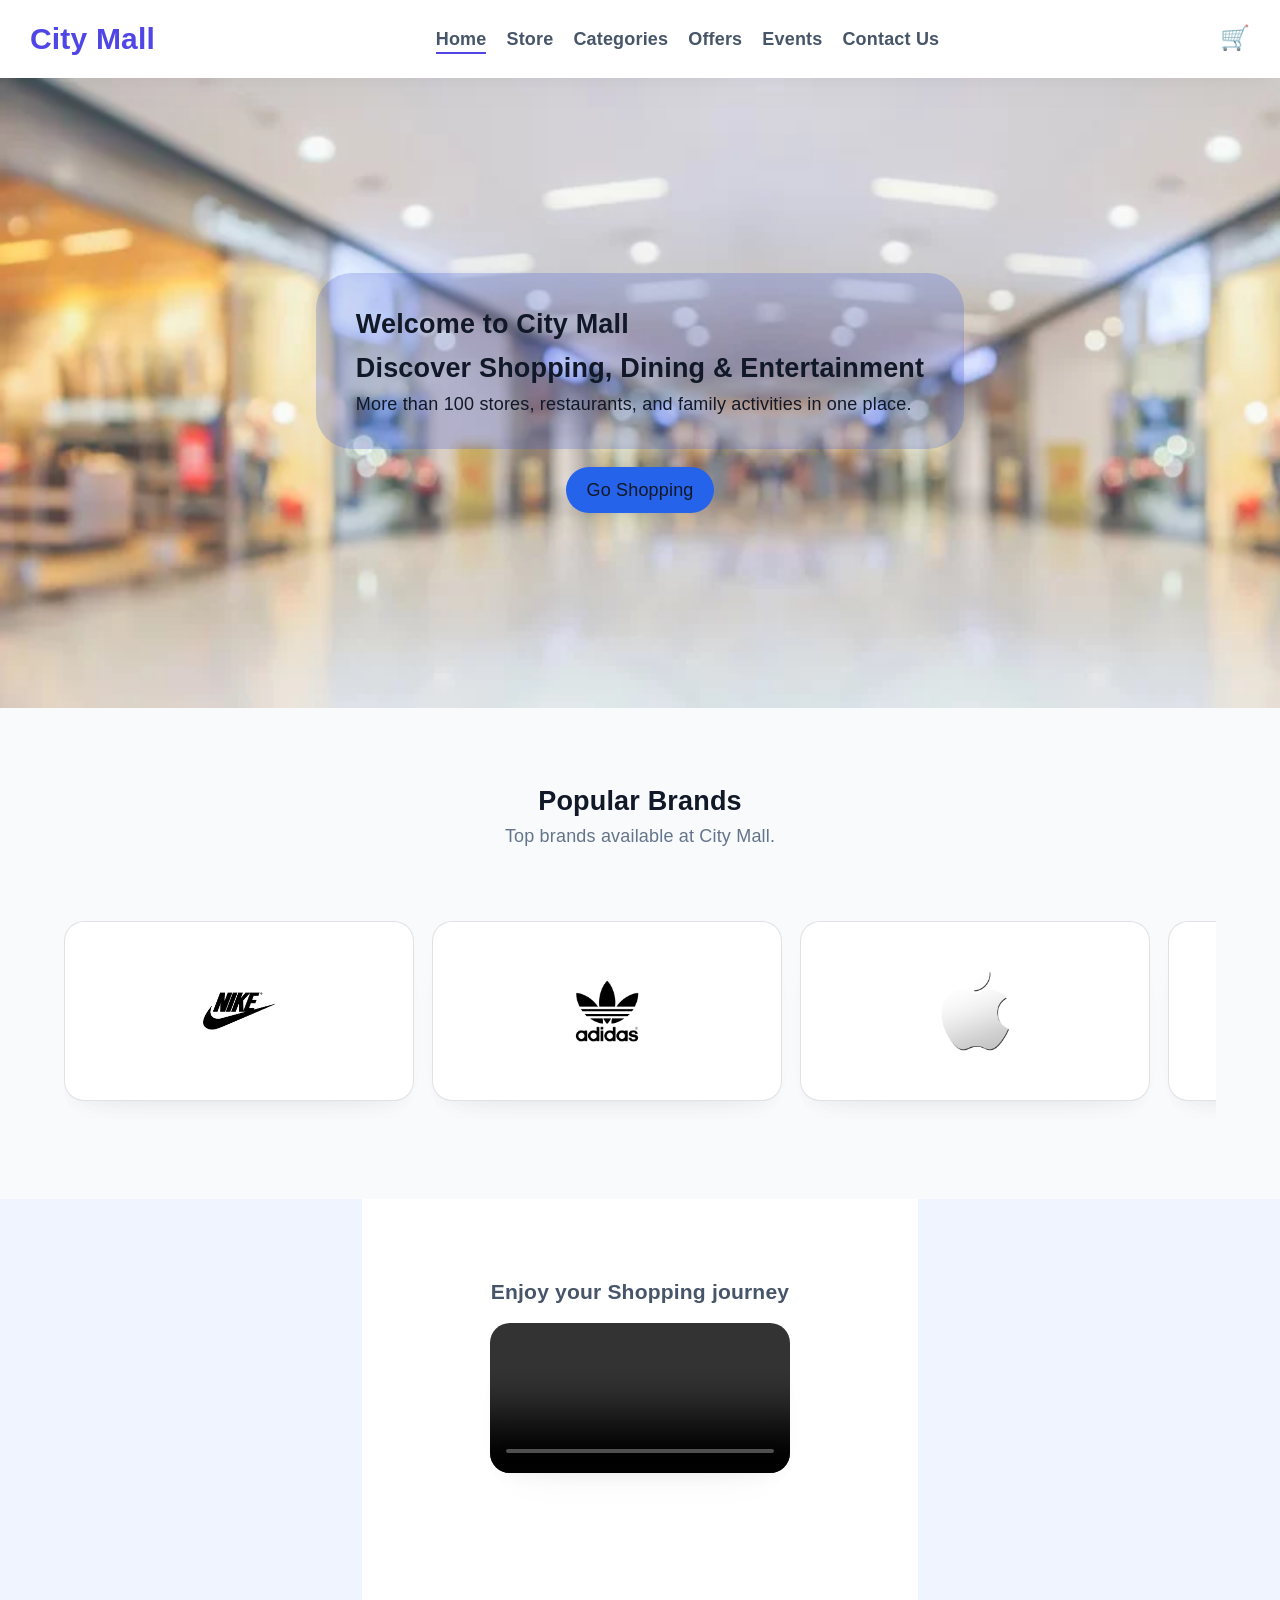
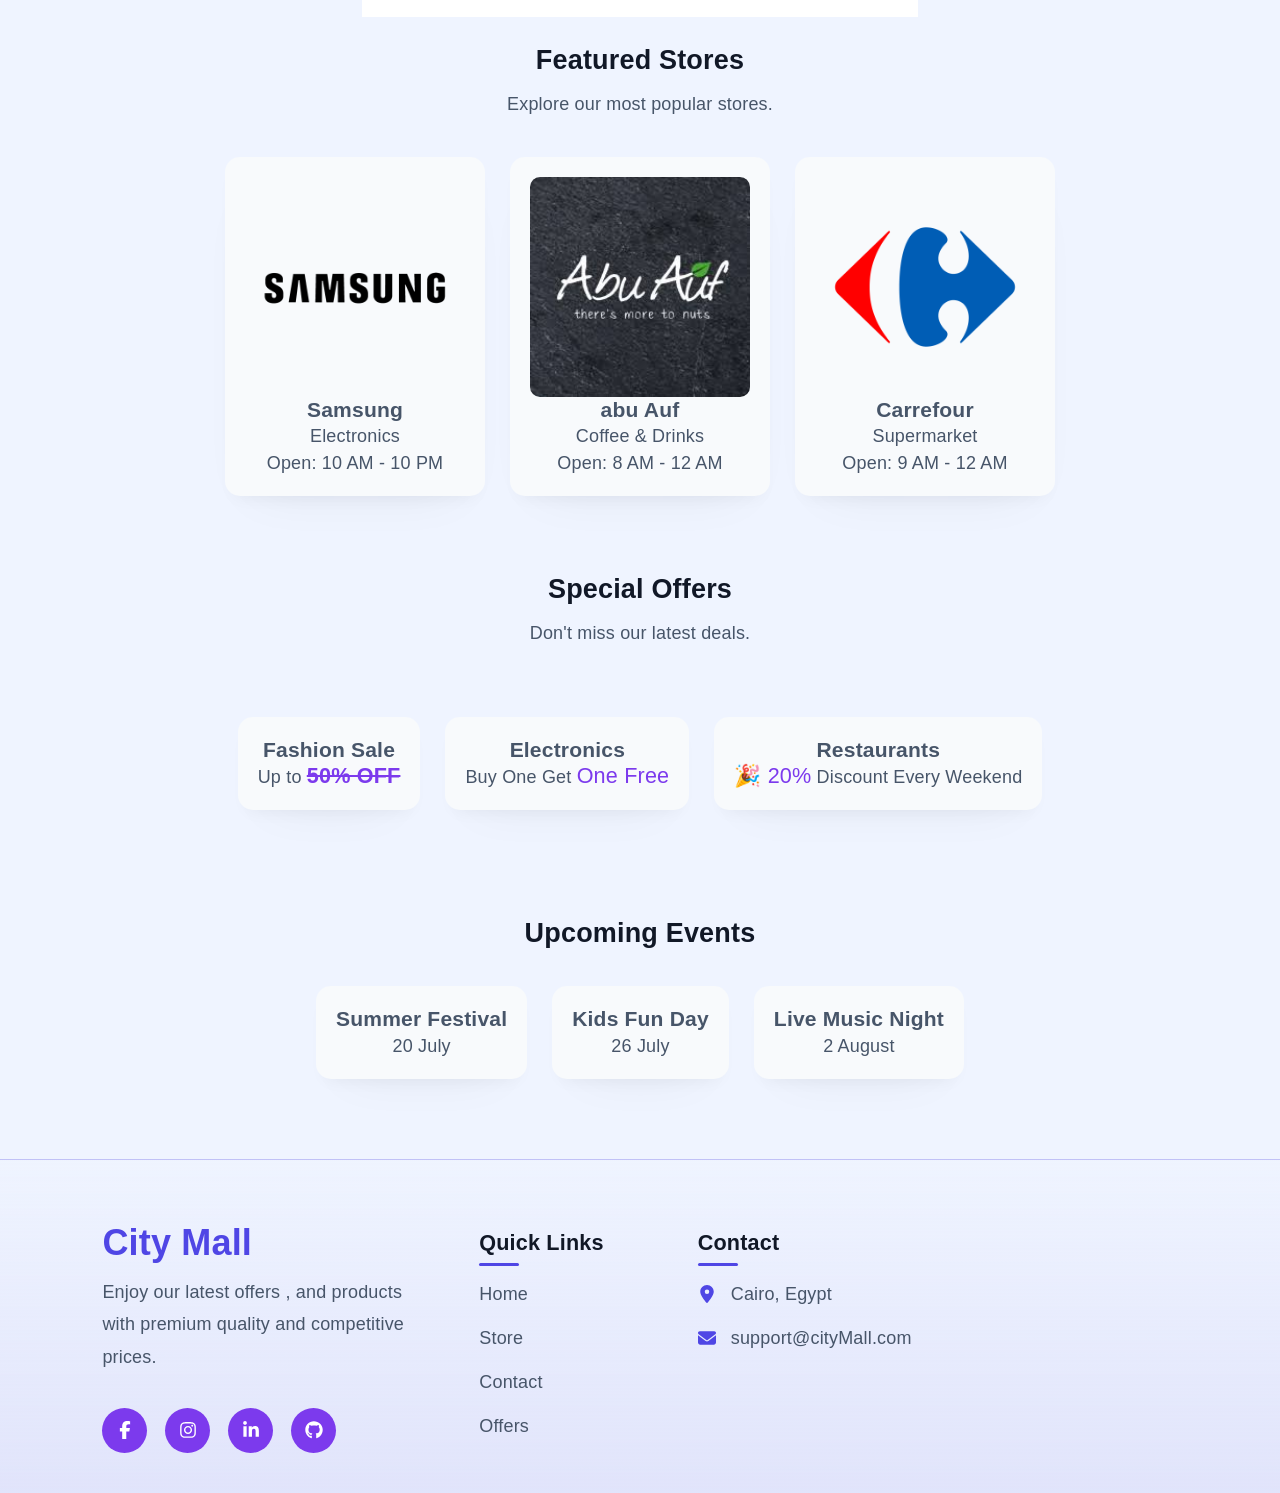
<file: index.html>
<!doctype html>
<html lang="en" dir="ltr">
  <head>
    <meta charset="UTF-8" />
    <meta name="viewport" content="width=device-width, initial-scale=1.0" />
    <title>City Mall</title>
    <link rel="stylesheet" href="global.css" />
    <link rel="stylesheet" href="index.css">
    <link rel="icon" href="assets/logo.png" />
  </head>

  <body>
    <header>
      <nav class="navbar">
        <div class="logo"><h1>City Mall</h1></div>
        <ul>
            <li><a href="index.html" class="active">Home</a></li>
            <li><a href="store.html">Store</a></li>
            <li><a href="categories.html">Categories</a></li>
            <li><a href="offers.html">Offers</a></li>
            <li><a href="events.html">Events</a></li>
            <li><a href="contact.html"> Contact Us</a></li>
        </ul>
        <div><button class="cart-icon">🛒</button></div>
      </nav>
    </header>
    <main>
    <section class="hero">
        <div class="hero-text">
            <h1>Welcome to City Mall</h1>
            <h2>Discover Shopping, Dining & Entertainment</h2>
            <p>More than 100 stores, restaurants, and family activities in one place.</p>
        </div>
    <a href="store.html" class="btn">Go Shopping</a>
    </section>
<section class="brands">
    <h2>Popular Brands</h2>
    <p>Top brands available at City Mall.</p>

    <div class="slider">
        <div class="brand-logos">
            <!-- First Set -->
            <div class="group">
            <div class="brand-logo"><img src="assets/nike.png" alt="Nike"></div>
            <div class="brand-logo"><img src="assets/adidas.png" alt="Adidas"></div>
            <div class="brand-logo"><img src="assets/apple.png" alt="Apple"></div>
            <div class="brand-logo"><img src="assets/Samsung.png" alt="Samsung"></div>
            <div class="brand-logo"><img src="assets/2B.svg" alt="2B"></div>

            </div>

            <!-- Second Set --> 
            <div  class="group">
            <div class="brand-logo"><img src="assets/nike.png" alt="Nike"></div>
            <div class="brand-logo"><img src="assets/adidas.png" alt="Adidas"></div>
            <div class="brand-logo"><img src="assets/apple.png" alt="Apple"></div>
            <div class="brand-logo"><img src="assets/Samsung.png" alt="Samsung"></div>
            <div class="brand-logo"><img src="assets/2B.svg" alt="2B"></div>
            </div>
        </div>
    </div>
</section>

    <section class="video-section">
      <h3>Enjoy your Shopping journey</h3>
      <div class="video-wrapper">
        <video controls autoplay muted loop >
          <source src="mall.mp4" type="video/mp4" />
        </video>
      </div>
    </section>
    <section class="featured-stores">
        <h2>Featured Stores</h2>
        <p>Explore our most popular stores.</p>
        <div class="stores-grid">

            <div class="store-card">
                <img src="assets/Samsung.png" alt="Samsung">
                <h3>Samsung</h3>
                <p>Electronics</p>
                <span>Open: 10 AM - 10 PM</span>
            </div>
            <div class="store-card">
                <img src="assets/abuAuf.jpg" alt="abuAuf">
                <h3>abu Auf</h3>
                <p>Coffee & Drinks</p>
                <span>Open: 8 AM - 12 AM</span>
            </div>
            <div class="store-card">
                <img src="assets/Carrefour.png" alt="Carrefour">
                <h3>Carrefour</h3>
                <p>Supermarket</p>
                <span>Open: 9 AM - 12 AM</span>
            </div>
        </div>
    </section>
    <section class="offers-preview">

    <h2>Special Offers</h2>
    <p>Don't miss our latest deals.</p>

    <div class="offers-grid">

        <div class="offer-card">
            <h3>Fashion Sale</h3>
            <p>Up to <strong class="discount">50% OFF</strong></p>
        </div>

        <div class="offer-card">
            <h3>Electronics</h3>
            <p>Buy One Get <span style="color: var(--accent); font-size: 1.2rem">One Free</span></p>
        </div>

        <div class="offer-card">
            <h3>Restaurants</h3>
            <p><span style="color: var(--accent); font-size: 1.2rem">🎉 20%</span>  Discount Every Weekend</p>
        </div>

    </div>

    </section>
    <section class="events-preview">

        <h2>Upcoming Events</h2>
        <div class="events-grid">
            <div class="event-card">
                <h3>Summer Festival</h3>
                <p>20 July</p>
            </div>
            <div class="event-card">
                <h3>Kids Fun Day</h3>
                <p>26 July</p>
            </div>
            <div class="event-card">
                <h3>Live Music Night</h3>
                <p>2 August</p>
            </div>
        </div>
    </section>
    </main>
    <footer class="footer">
      <div class="footer-container">
        <div class="footer-col about">
          <h2 class="logo">City Mall</h2>
          <p>
            Enjoy our latest offers , and products with premium quality and
            competitive prices.
          </p>
          <div class="social-icons">
            <a href="#"
              ><svg
                stroke="currentColor"
                fill="currentColor"
                stroke-width="0"
                viewBox="0 0 320 512"
                height="1em"
                width="1em"
                xmlns="http://www.w3.org/2000/svg"
              >
                <path
                  d="M80 299.3V512H196V299.3h86.5l18-97.8H196V166.9c0-51.7 20.3-71.5 72.7-71.5c16.3 0 29.4 .4 37 1.2V7.9C291.4 4 256.4 0 236.2 0C129.3 0 80 50.5 80 159.4v42.1H14v97.8H80z"
                ></path></svg></a
            ><a href="#"
              ><svg
                stroke="currentColor"
                fill="currentColor"
                stroke-width="0"
                viewBox="0 0 448 512"
                height="1em"
                width="1em"
                xmlns="http://www.w3.org/2000/svg"
              >
                <path
                  d="M224.1 141c-63.6 0-114.9 51.3-114.9 114.9s51.3 114.9 114.9 114.9S339 319.5 339 255.9 287.7 141 224.1 141zm0 189.6c-41.1 0-74.7-33.5-74.7-74.7s33.5-74.7 74.7-74.7 74.7 33.5 74.7 74.7-33.6 74.7-74.7 74.7zm146.4-194.3c0 14.9-12 26.8-26.8 26.8-14.9 0-26.8-12-26.8-26.8s12-26.8 26.8-26.8 26.8 12 26.8 26.8zm76.1 27.2c-1.7-35.9-9.9-67.7-36.2-93.9-26.2-26.2-58-34.4-93.9-36.2-37-2.1-147.9-2.1-184.9 0-35.8 1.7-67.6 9.9-93.9 36.1s-34.4 58-36.2 93.9c-2.1 37-2.1 147.9 0 184.9 1.7 35.9 9.9 67.7 36.2 93.9s58 34.4 93.9 36.2c37 2.1 147.9 2.1 184.9 0 35.9-1.7 67.7-9.9 93.9-36.2 26.2-26.2 34.4-58 36.2-93.9 2.1-37 2.1-147.8 0-184.8zM398.8 388c-7.8 19.6-22.9 34.7-42.6 42.6-29.5 11.7-99.5 9-132.1 9s-102.7 2.6-132.1-9c-19.6-7.8-34.7-22.9-42.6-42.6-11.7-29.5-9-99.5-9-132.1s-2.6-102.7 9-132.1c7.8-19.6 22.9-34.7 42.6-42.6 29.5-11.7 99.5-9 132.1-9s102.7-2.6 132.1 9c19.6 7.8 34.7 22.9 42.6 42.6 11.7 29.5 9 99.5 9 132.1s2.7 102.7-9 132.1z"
                ></path></svg></a
            ><a href="#"
              ><svg
                stroke="currentColor"
                fill="currentColor"
                stroke-width="0"
                viewBox="0 0 448 512"
                height="1em"
                width="1em"
                xmlns="http://www.w3.org/2000/svg"
              >
                <path
                  d="M100.28 448H7.4V148.9h92.88zM53.79 108.1C24.09 108.1 0 83.5 0 53.8a53.79 53.79 0 0 1 107.58 0c0 29.7-24.1 54.3-53.79 54.3zM447.9 448h-92.68V302.4c0-34.7-.7-79.2-48.29-79.2-48.29 0-55.69 37.7-55.69 76.7V448h-92.78V148.9h89.08v40.8h1.3c12.4-23.5 42.69-48.3 87.88-48.3 94 0 111.28 61.9 111.28 142.3V448z"
                ></path></svg></a
            ><a href="#"
              ><svg
                stroke="currentColor"
                fill="currentColor"
                stroke-width="0"
                viewBox="0 0 496 512"
                height="1em"
                width="1em"
                xmlns="http://www.w3.org/2000/svg"
              >
                <path
                  d="M165.9 397.4c0 2-2.3 3.6-5.2 3.6-3.3.3-5.6-1.3-5.6-3.6 0-2 2.3-3.6 5.2-3.6 3-.3 5.6 1.3 5.6 3.6zm-31.1-4.5c-.7 2 1.3 4.3 4.3 4.9 2.6 1 5.6 0 6.2-2s-1.3-4.3-4.3-5.2c-2.6-.7-5.5.3-6.2 2.3zm44.2-1.7c-2.9.7-4.9 2.6-4.6 4.9.3 2 2.9 3.3 5.9 2.6 2.9-.7 4.9-2.6 4.6-4.6-.3-1.9-3-3.2-5.9-2.9zM244.8 8C106.1 8 0 113.3 0 252c0 110.9 69.8 205.8 169.5 239.2 12.8 2.3 17.3-5.6 17.3-12.1 0-6.2-.3-40.4-.3-61.4 0 0-70 15-84.7-29.8 0 0-11.4-29.1-27.8-36.6 0 0-22.9-15.7 1.6-15.4 0 0 24.9 2 38.6 25.8 21.9 38.6 58.6 27.5 72.9 20.9 2.3-16 8.8-27.1 16-33.7-55.9-6.2-112.3-14.3-112.3-110.5 0-27.5 7.6-41.3 23.6-58.9-2.6-6.5-11.1-33.3 2.6-67.9 20.9-6.5 69 27 69 27 20-5.6 41.5-8.5 62.8-8.5s42.8 2.9 62.8 8.5c0 0 48.1-33.6 69-27 13.7 34.7 5.2 61.4 2.6 67.9 16 17.7 25.8 31.5 25.8 58.9 0 96.5-58.9 104.2-114.8 110.5 9.2 7.9 17 22.9 17 46.4 0 33.7-.3 75.4-.3 83.6 0 6.5 4.6 14.4 17.3 12.1C428.2 457.8 496 362.9 496 252 496 113.3 383.5 8 244.8 8zM97.2 352.9c-1.3 1-1 3.3.7 5.2 1.6 1.6 3.9 2.3 5.2 1 1.3-1 1-3.3-.7-5.2-1.6-1.6-3.9-2.3-5.2-1zm-10.8-8.1c-.7 1.3.3 2.9 2.3 3.9 1.6 1 3.6.7 4.3-.7.7-1.3-.3-2.9-2.3-3.9-2-.6-3.6-.3-4.3.7zm32.4 35.6c-1.6 1.3-1 4.3 1.3 6.2 2.3 2.3 5.2 2.6 6.5 1 1.3-1.3.7-4.3-1.3-6.2-2.2-2.3-5.2-2.6-6.5-1zm-11.4-14.7c-1.6 1-1.6 3.6 0 5.9 1.6 2.3 4.3 3.3 5.6 2.3 1.6-1.3 1.6-3.9 0-6.2-1.4-2.3-4-3.3-5.6-2z"
                ></path></svg></a>
          </div>
        </div>
        <div class="footer-col">
          <h3>Quick Links</h3>
          <ul>
            <li><a href="index.html">Home</a></li>
            <li><a href="Store.html">Store</a></li>
            <li><a href="contact.html">Contact</a></li>
            <li><a href="Offers.html">Offers</a></li>
          </ul>
        </div>
        <div class="footer-col">
          <h3>Contact</h3>
          <ul class="contact-info">
            <li>
              <svg
                stroke="currentColor"
                fill="currentColor"
                stroke-width="0"
                viewBox="0 0 384 512"
                height="1em"
                width="1em"
                xmlns="http://www.w3.org/2000/svg"
              >
                <path
                  d="M215.7 499.2C267 435 384 279.4 384 192C384 86 298 0 192 0S0 86 0 192c0 87.4 117 243 168.3 307.2c12.3 15.3 35.1 15.3 47.4 0zM192 128a64 64 0 1 1 0 128 64 64 0 1 1 0-128z">
                </path></svg>Cairo, Egypt
            </li>
            <li>
              <svg
                stroke="currentColor"
                fill="currentColor"
                stroke-width="0"
                viewBox="0 0 512 512"
                height="1em"
                width="1em"
                xmlns="http://www.w3.org/2000/svg">
                <path d="M48 64C21.5 64 0 85.5 0 112c0 15.1 7.1 29.3 19.2 38.4L236.8 313.6c11.4 8.5 27 8.5 38.4 0L492.8 150.4c12.1-9.1 19.2-23.3 19.2-38.4c0-26.5-21.5-48-48-48L48 64zM0 176L0 384c0 35.3 28.7 64 64 64l384 0c35.3 0 64-28.7 64-64l0-208L294.4 339.2c-22.8 17.1-54 17.1-76.8 0L0 176z">
                </path>
              </svg>
                support@cityMall.com
            </li>
          </ul>
        </div>
      </div>
    </footer>
  </body>
</html>
</file>
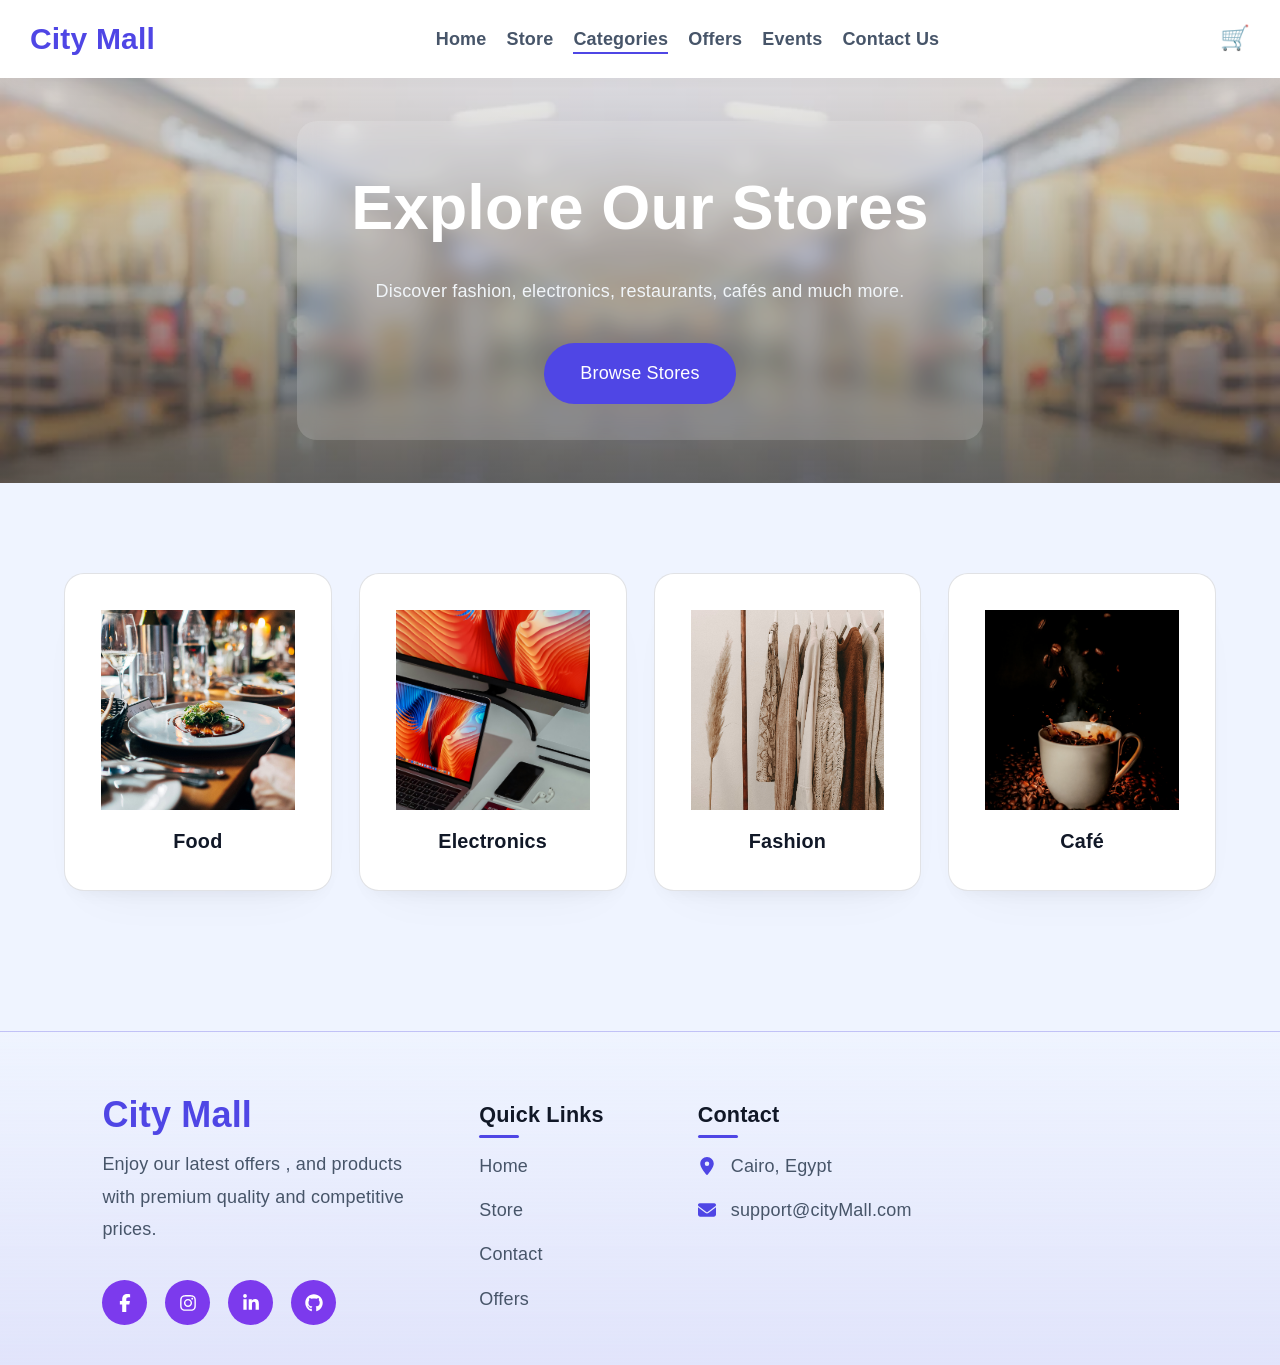
<file: categories.html>
<!doctype html>
<html lang="en" dir="ltr">
  <head>
    <meta charset="UTF-8" />
    <meta name="viewport" content="width=device-width, initial-scale=1.0" />
    <title>City Mall</title>
    <link rel="stylesheet" href="global.css" />
    <link rel="stylesheet" href="categories.css">
    <link rel="stylesheet" href="index.css">
    <link rel="icon" href="assets/logo.png" />
  </head>

  <body>
    <header>
      <nav class="navbar">
        <div class="logo"><h1>City Mall</h1></div>
        <ul>
            <li><a href="index.html" >Home</a></li>
            <li><a href="store.html">Store</a></li>
            <li><a href="categories.html"class="active">Categories</a></li>
            <li><a href="offers.html">Offers</a></li>
            <li><a href="events.html">Events</a></li>
            <li><a href="contact.html" > Contact Us</a></li>
        </ul>
        <div><button class="cart-icon">🛒</button></div>
      </nav>
    </header>
    <!-- main -->
    <main>
      <section class="store-hero">
        <div class="hero-text">
            <h1>Explore Our Stores</h1>
            <p>
                Discover fashion, electronics, restaurants, cafés and much more.
            </p>
            <a href="#stores" class="btn">Browse Stores</a>
        </div>
      </section>
      <section class="store-categories">
        <div class="category-card">
            <img src="assets/food.jpg" alt="Food">
            <h3>Food</h3>
        </div>
        <div class="category-card">
            <img src="assets/electronics.jpg" alt="Electronics">
            <h3>Electronics</h3>
        </div>
        <div class="category-card">
            <img src="assets/fashion.jpg" alt="Fashion">
            <h3>Fashion</h3>
        </div>
        <div class="category-card">
            <img src="assets/cafe.jpg" alt="Café">
            <h3>Café</h3>
        </div>
      </section>

    </main>
    <footer class="footer">
      <div class="footer-container">
        <div class="footer-col about">
          <h2 class="logo">City Mall</h2>
          <p>
            Enjoy our latest offers , and products with premium quality and
            competitive prices.
          </p>
          <div class="social-icons">
            <a href="#"
              ><svg
                stroke="currentColor"
                fill="currentColor"
                stroke-width="0"
                viewBox="0 0 320 512"
                height="1em"
                width="1em"
                xmlns="http://www.w3.org/2000/svg"
              >
                <path
                  d="M80 299.3V512H196V299.3h86.5l18-97.8H196V166.9c0-51.7 20.3-71.5 72.7-71.5c16.3 0 29.4 .4 37 1.2V7.9C291.4 4 256.4 0 236.2 0C129.3 0 80 50.5 80 159.4v42.1H14v97.8H80z"
                ></path></svg></a
            ><a href="#"
              ><svg
                stroke="currentColor"
                fill="currentColor"
                stroke-width="0"
                viewBox="0 0 448 512"
                height="1em"
                width="1em"
                xmlns="http://www.w3.org/2000/svg"
              >
                <path
                  d="M224.1 141c-63.6 0-114.9 51.3-114.9 114.9s51.3 114.9 114.9 114.9S339 319.5 339 255.9 287.7 141 224.1 141zm0 189.6c-41.1 0-74.7-33.5-74.7-74.7s33.5-74.7 74.7-74.7 74.7 33.5 74.7 74.7-33.6 74.7-74.7 74.7zm146.4-194.3c0 14.9-12 26.8-26.8 26.8-14.9 0-26.8-12-26.8-26.8s12-26.8 26.8-26.8 26.8 12 26.8 26.8zm76.1 27.2c-1.7-35.9-9.9-67.7-36.2-93.9-26.2-26.2-58-34.4-93.9-36.2-37-2.1-147.9-2.1-184.9 0-35.8 1.7-67.6 9.9-93.9 36.1s-34.4 58-36.2 93.9c-2.1 37-2.1 147.9 0 184.9 1.7 35.9 9.9 67.7 36.2 93.9s58 34.4 93.9 36.2c37 2.1 147.9 2.1 184.9 0 35.9-1.7 67.7-9.9 93.9-36.2 26.2-26.2 34.4-58 36.2-93.9 2.1-37 2.1-147.8 0-184.8zM398.8 388c-7.8 19.6-22.9 34.7-42.6 42.6-29.5 11.7-99.5 9-132.1 9s-102.7 2.6-132.1-9c-19.6-7.8-34.7-22.9-42.6-42.6-11.7-29.5-9-99.5-9-132.1s-2.6-102.7 9-132.1c7.8-19.6 22.9-34.7 42.6-42.6 29.5-11.7 99.5-9 132.1-9s102.7-2.6 132.1 9c19.6 7.8 34.7 22.9 42.6 42.6 11.7 29.5 9 99.5 9 132.1s2.7 102.7-9 132.1z"
                ></path></svg></a
            ><a href="#"
              ><svg
                stroke="currentColor"
                fill="currentColor"
                stroke-width="0"
                viewBox="0 0 448 512"
                height="1em"
                width="1em"
                xmlns="http://www.w3.org/2000/svg"
              >
                <path
                  d="M100.28 448H7.4V148.9h92.88zM53.79 108.1C24.09 108.1 0 83.5 0 53.8a53.79 53.79 0 0 1 107.58 0c0 29.7-24.1 54.3-53.79 54.3zM447.9 448h-92.68V302.4c0-34.7-.7-79.2-48.29-79.2-48.29 0-55.69 37.7-55.69 76.7V448h-92.78V148.9h89.08v40.8h1.3c12.4-23.5 42.69-48.3 87.88-48.3 94 0 111.28 61.9 111.28 142.3V448z"
                ></path></svg></a
            ><a href="#"
              ><svg
                stroke="currentColor"
                fill="currentColor"
                stroke-width="0"
                viewBox="0 0 496 512"
                height="1em"
                width="1em"
                xmlns="http://www.w3.org/2000/svg"
              >
                <path
                  d="M165.9 397.4c0 2-2.3 3.6-5.2 3.6-3.3.3-5.6-1.3-5.6-3.6 0-2 2.3-3.6 5.2-3.6 3-.3 5.6 1.3 5.6 3.6zm-31.1-4.5c-.7 2 1.3 4.3 4.3 4.9 2.6 1 5.6 0 6.2-2s-1.3-4.3-4.3-5.2c-2.6-.7-5.5.3-6.2 2.3zm44.2-1.7c-2.9.7-4.9 2.6-4.6 4.9.3 2 2.9 3.3 5.9 2.6 2.9-.7 4.9-2.6 4.6-4.6-.3-1.9-3-3.2-5.9-2.9zM244.8 8C106.1 8 0 113.3 0 252c0 110.9 69.8 205.8 169.5 239.2 12.8 2.3 17.3-5.6 17.3-12.1 0-6.2-.3-40.4-.3-61.4 0 0-70 15-84.7-29.8 0 0-11.4-29.1-27.8-36.6 0 0-22.9-15.7 1.6-15.4 0 0 24.9 2 38.6 25.8 21.9 38.6 58.6 27.5 72.9 20.9 2.3-16 8.8-27.1 16-33.7-55.9-6.2-112.3-14.3-112.3-110.5 0-27.5 7.6-41.3 23.6-58.9-2.6-6.5-11.1-33.3 2.6-67.9 20.9-6.5 69 27 69 27 20-5.6 41.5-8.5 62.8-8.5s42.8 2.9 62.8 8.5c0 0 48.1-33.6 69-27 13.7 34.7 5.2 61.4 2.6 67.9 16 17.7 25.8 31.5 25.8 58.9 0 96.5-58.9 104.2-114.8 110.5 9.2 7.9 17 22.9 17 46.4 0 33.7-.3 75.4-.3 83.6 0 6.5 4.6 14.4 17.3 12.1C428.2 457.8 496 362.9 496 252 496 113.3 383.5 8 244.8 8zM97.2 352.9c-1.3 1-1 3.3.7 5.2 1.6 1.6 3.9 2.3 5.2 1 1.3-1 1-3.3-.7-5.2-1.6-1.6-3.9-2.3-5.2-1zm-10.8-8.1c-.7 1.3.3 2.9 2.3 3.9 1.6 1 3.6.7 4.3-.7.7-1.3-.3-2.9-2.3-3.9-2-.6-3.6-.3-4.3.7zm32.4 35.6c-1.6 1.3-1 4.3 1.3 6.2 2.3 2.3 5.2 2.6 6.5 1 1.3-1.3.7-4.3-1.3-6.2-2.2-2.3-5.2-2.6-6.5-1zm-11.4-14.7c-1.6 1-1.6 3.6 0 5.9 1.6 2.3 4.3 3.3 5.6 2.3 1.6-1.3 1.6-3.9 0-6.2-1.4-2.3-4-3.3-5.6-2z"
                ></path></svg></a>
          </div>
        </div>
        <div class="footer-col">
          <h3>Quick Links</h3>
          <ul>
            <li><a href="index.html">Home</a></li>
            <li><a href="Store.html">Store</a></li>
            <li><a href="contact.html">Contact</a></li>
            <li><a href="Offers.html">Offers</a></li>
          </ul>
        </div>
        <div class="footer-col">
          <h3>Contact</h3>
          <ul class="contact-info">
            <li>
              <svg
                stroke="currentColor"
                fill="currentColor"
                stroke-width="0"
                viewBox="0 0 384 512"
                height="1em"
                width="1em"
                xmlns="http://www.w3.org/2000/svg"
              >
                <path
                  d="M215.7 499.2C267 435 384 279.4 384 192C384 86 298 0 192 0S0 86 0 192c0 87.4 117 243 168.3 307.2c12.3 15.3 35.1 15.3 47.4 0zM192 128a64 64 0 1 1 0 128 64 64 0 1 1 0-128z">
                </path></svg>Cairo, Egypt
            </li>
            <li>
              <svg
                stroke="currentColor"
                fill="currentColor"
                stroke-width="0"
                viewBox="0 0 512 512"
                height="1em"
                width="1em"
                xmlns="http://www.w3.org/2000/svg">
                <path d="M48 64C21.5 64 0 85.5 0 112c0 15.1 7.1 29.3 19.2 38.4L236.8 313.6c11.4 8.5 27 8.5 38.4 0L492.8 150.4c12.1-9.1 19.2-23.3 19.2-38.4c0-26.5-21.5-48-48-48L48 64zM0 176L0 384c0 35.3 28.7 64 64 64l384 0c35.3 0 64-28.7 64-64l0-208L294.4 339.2c-22.8 17.1-54 17.1-76.8 0L0 176z">
                </path>
              </svg>
                support@cityMall.com
            </li>
          </ul>
        </div>
      </div>
    </footer>
  </body>
</html>
</file>
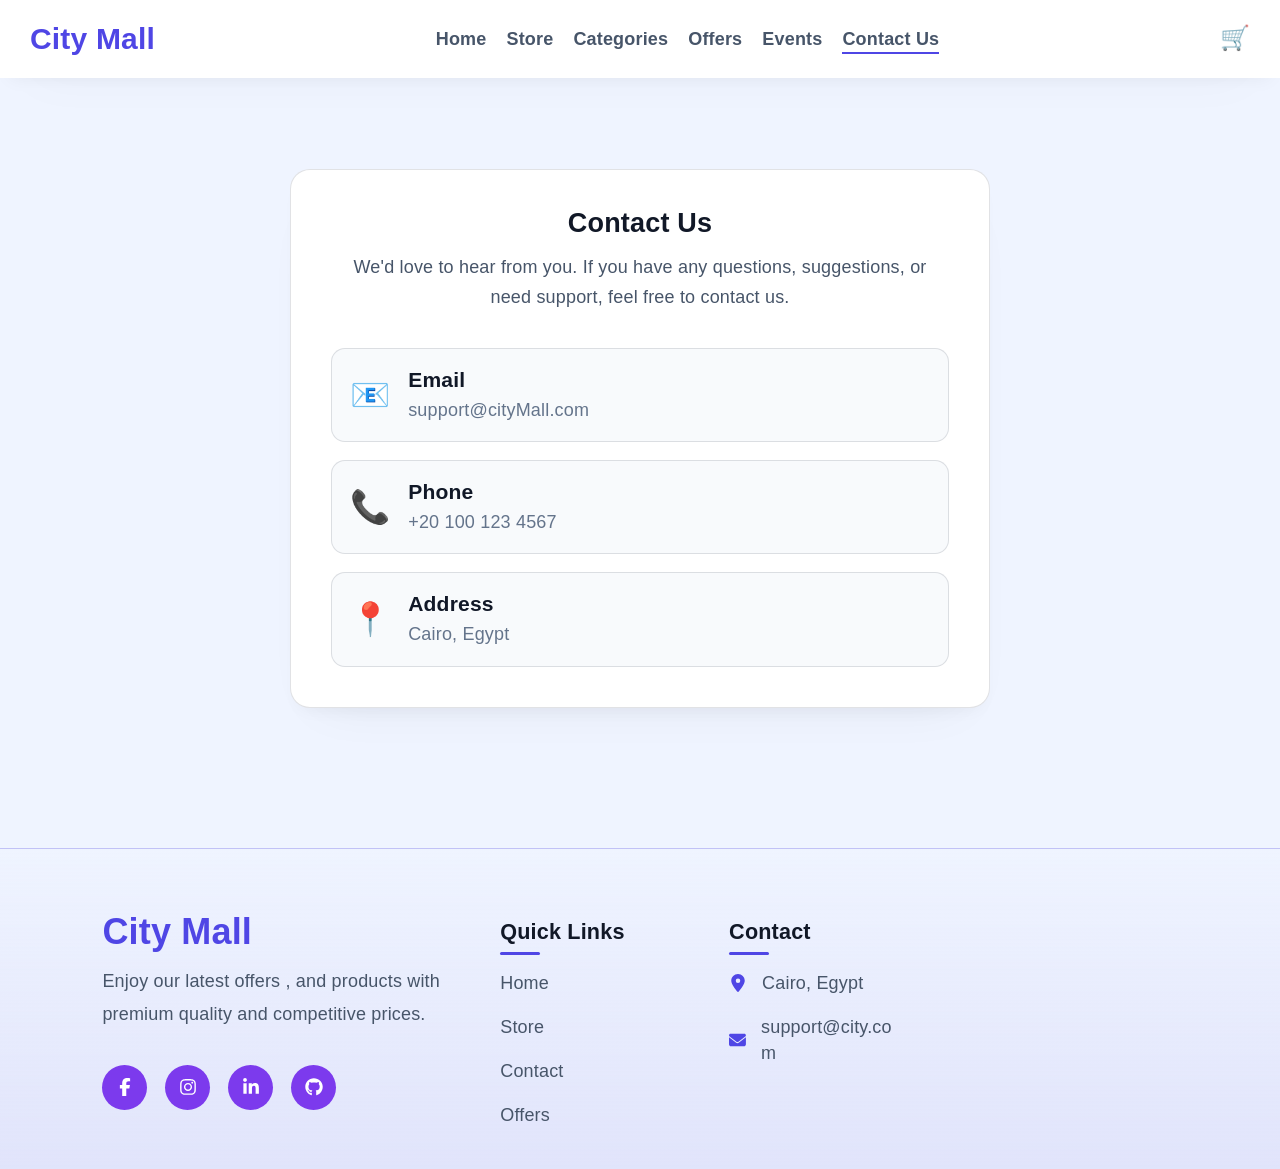
<file: contact.html>
<!doctype html>
<html lang="en">
  <head>
    <meta charset="UTF-8" />
    <meta name="viewport" content="width=device-width, initial-scale=1.0" />
    <link rel="stylesheet" href="global.css" />
    <link rel="stylesheet" href="contact.css" />
    <title>City Mall</title>
  </head>
  <body>
    <header>
      <nav class="navbar">
        <div class="logo"><h1>City Mall</h1></div>
        <ul>
            <li><a href="index.html" >Home</a></li>
            <li><a href="store.html">Store</a></li>
            <li><a href="categories.html">Categories</a></li>
            <li><a href="offers.html">Offers</a></li>
            <li><a href="events.html">Events</a></li>
            <li><a href="contact.html"class="active"> Contact Us</a></li>
        </ul>
        <div><button class="cart-icon">🛒</button></div>
      </nav>
    </header>


    <main class="contact-page">
      <section class="contact-card">
        <h1>Contact Us</h1>
        <p>
          We'd love to hear from you. If you have any questions, suggestions, or
          need support, feel free to contact us.
        </p>
        <div class="contact-info">
          <div class="contact-item">
            <span>📧</span>
            <div class="contact-details">
              <h3>Email</h3>
              <p>support@cityMall.com</p>
            </div>
          </div>
          <div class="contact-item">
            <span>📞</span>
            <div class="contact-details">
              <h3>Phone</h3>
              <p>+20 100 123 4567</p>
            </div>
          </div>
          <div class="contact-item">
            <span>📍</span>
            <div class="contact-details">
              <h3>Address</h3>
              <p>Cairo, Egypt</p>
            </div>
          </div>
        </div>
      </section>
    </main>
    <footer class="footer">
      <div class="footer-container">
        <div class="footer-col about">
          <h2 class="logo">City Mall</h2>
          <p>
            Enjoy our latest offers , and products
            with premium quality and competitive prices.
          </p>
          <div class="social-icons">
            <a href="#"><svg stroke="currentColor" fill="currentColor" stroke-width="0" viewBox="0 0 320 512" height="1em" width="1em" xmlns="http://www.w3.org/2000/svg">
                <path d="M80 299.3V512H196V299.3h86.5l18-97.8H196V166.9c0-51.7 20.3-71.5 72.7-71.5c16.3 0 29.4 .4 37 1.2V7.9C291.4 4 256.4 0 236.2 0C129.3 0 80 50.5 80 159.4v42.1H14v97.8H80z"></path></svg></a><a href="#"><svg stroke="currentColor" fill="currentColor" stroke-width="0" viewBox="0 0 448 512" height="1em" width="1em" xmlns="http://www.w3.org/2000/svg">
                <path d="M224.1 141c-63.6 0-114.9 51.3-114.9 114.9s51.3 114.9 114.9 114.9S339 319.5 339 255.9 287.7 141 224.1 141zm0 189.6c-41.1 0-74.7-33.5-74.7-74.7s33.5-74.7 74.7-74.7 74.7 33.5 74.7 74.7-33.6 74.7-74.7 74.7zm146.4-194.3c0 14.9-12 26.8-26.8 26.8-14.9 0-26.8-12-26.8-26.8s12-26.8 26.8-26.8 26.8 12 26.8 26.8zm76.1 27.2c-1.7-35.9-9.9-67.7-36.2-93.9-26.2-26.2-58-34.4-93.9-36.2-37-2.1-147.9-2.1-184.9 0-35.8 1.7-67.6 9.9-93.9 36.1s-34.4 58-36.2 93.9c-2.1 37-2.1 147.9 0 184.9 1.7 35.9 9.9 67.7 36.2 93.9s58 34.4 93.9 36.2c37 2.1 147.9 2.1 184.9 0 35.9-1.7 67.7-9.9 93.9-36.2 26.2-26.2 34.4-58 36.2-93.9 2.1-37 2.1-147.8 0-184.8zM398.8 388c-7.8 19.6-22.9 34.7-42.6 42.6-29.5 11.7-99.5 9-132.1 9s-102.7 2.6-132.1-9c-19.6-7.8-34.7-22.9-42.6-42.6-11.7-29.5-9-99.5-9-132.1s-2.6-102.7 9-132.1c7.8-19.6 22.9-34.7 42.6-42.6 29.5-11.7 99.5-9 132.1-9s102.7-2.6 132.1 9c19.6 7.8 34.7 22.9 42.6 42.6 11.7 29.5 9 99.5 9 132.1s2.7 102.7-9 132.1z"></path></svg></a><a href="#"><svg stroke="currentColor" fill="currentColor" stroke-width="0" viewBox="0 0 448 512" height="1em" width="1em" xmlns="http://www.w3.org/2000/svg">
                <path d="M100.28 448H7.4V148.9h92.88zM53.79 108.1C24.09 108.1 0 83.5 0 53.8a53.79 53.79 0 0 1 107.58 0c0 29.7-24.1 54.3-53.79 54.3zM447.9 448h-92.68V302.4c0-34.7-.7-79.2-48.29-79.2-48.29 0-55.69 37.7-55.69 76.7V448h-92.78V148.9h89.08v40.8h1.3c12.4-23.5 42.69-48.3 87.88-48.3 94 0 111.28 61.9 111.28 142.3V448z"></path></svg></a><a href="#"><svg stroke="currentColor" fill="currentColor" stroke-width="0" viewBox="0 0 496 512" height="1em" width="1em" xmlns="http://www.w3.org/2000/svg">
                <path d="M165.9 397.4c0 2-2.3 3.6-5.2 3.6-3.3.3-5.6-1.3-5.6-3.6 0-2 2.3-3.6 5.2-3.6 3-.3 5.6 1.3 5.6 3.6zm-31.1-4.5c-.7 2 1.3 4.3 4.3 4.9 2.6 1 5.6 0 6.2-2s-1.3-4.3-4.3-5.2c-2.6-.7-5.5.3-6.2 2.3zm44.2-1.7c-2.9.7-4.9 2.6-4.6 4.9.3 2 2.9 3.3 5.9 2.6 2.9-.7 4.9-2.6 4.6-4.6-.3-1.9-3-3.2-5.9-2.9zM244.8 8C106.1 8 0 113.3 0 252c0 110.9 69.8 205.8 169.5 239.2 12.8 2.3 17.3-5.6 17.3-12.1 0-6.2-.3-40.4-.3-61.4 0 0-70 15-84.7-29.8 0 0-11.4-29.1-27.8-36.6 0 0-22.9-15.7 1.6-15.4 0 0 24.9 2 38.6 25.8 21.9 38.6 58.6 27.5 72.9 20.9 2.3-16 8.8-27.1 16-33.7-55.9-6.2-112.3-14.3-112.3-110.5 0-27.5 7.6-41.3 23.6-58.9-2.6-6.5-11.1-33.3 2.6-67.9 20.9-6.5 69 27 69 27 20-5.6 41.5-8.5 62.8-8.5s42.8 2.9 62.8 8.5c0 0 48.1-33.6 69-27 13.7 34.7 5.2 61.4 2.6 67.9 16 17.7 25.8 31.5 25.8 58.9 0 96.5-58.9 104.2-114.8 110.5 9.2 7.9 17 22.9 17 46.4 0 33.7-.3 75.4-.3 83.6 0 6.5 4.6 14.4 17.3 12.1C428.2 457.8 496 362.9 496 252 496 113.3 383.5 8 244.8 8zM97.2 352.9c-1.3 1-1 3.3.7 5.2 1.6 1.6 3.9 2.3 5.2 1 1.3-1 1-3.3-.7-5.2-1.6-1.6-3.9-2.3-5.2-1zm-10.8-8.1c-.7 1.3.3 2.9 2.3 3.9 1.6 1 3.6.7 4.3-.7.7-1.3-.3-2.9-2.3-3.9-2-.6-3.6-.3-4.3.7zm32.4 35.6c-1.6 1.3-1 4.3 1.3 6.2 2.3 2.3 5.2 2.6 6.5 1 1.3-1.3.7-4.3-1.3-6.2-2.2-2.3-5.2-2.6-6.5-1zm-11.4-14.7c-1.6 1-1.6 3.6 0 5.9 1.6 2.3 4.3 3.3 5.6 2.3 1.6-1.3 1.6-3.9 0-6.2-1.4-2.3-4-3.3-5.6-2z"></path></svg></a>
          </div>
        </div>
        <div class="footer-col">
          <h3>Quick Links</h3>
          <ul>
            <li><a href="index.html">Home</a></li>
            <li><a href="Store.html">Store</a></li>
            <li><a href="contact.html">Contact</a></li>
            <li><a href="Offers.html">Offers</a></li>
          </ul>
        </div>
        <div class="footer-col">
          <h3>Contact</h3>
          <ul class="contact-info">
            <li>
              <svg stroke="currentColor" fill="currentColor" stroke-width="0" viewBox="0 0 384 512" height="1em" width="1em" xmlns="http://www.w3.org/2000/svg">
                <path d="M215.7 499.2C267 435 384 279.4 384 192C384 86 298 0 192 0S0 86 0 192c0 87.4 117 243 168.3 307.2c12.3 15.3 35.1 15.3 47.4 0zM192 128a64 64 0 1 1 0 128 64 64 0 1 1 0-128z"></path></svg>Cairo, Egypt
            </li>
            <li>
              <svg stroke="currentColor" fill="currentColor" stroke-width="0" viewBox="0 0 512 512" height="1em" width="1em" xmlns="http://www.w3.org/2000/svg">
                <path d="M48 64C21.5 64 0 85.5 0 112c0 15.1 7.1 29.3 19.2 38.4L236.8 313.6c11.4 8.5 27 8.5 38.4 0L492.8 150.4c12.1-9.1 19.2-23.3 19.2-38.4c0-26.5-21.5-48-48-48L48 64zM0 176L0 384c0 35.3 28.7 64 64 64l384 0c35.3 0 64-28.7 64-64l0-208L294.4 339.2c-22.8 17.1-54 17.1-76.8 0L0 176z"></path></svg>support@city.com
            </li>
          </ul>
        </div>
      </div>
    </footer>
  </body>
</html>
</file>
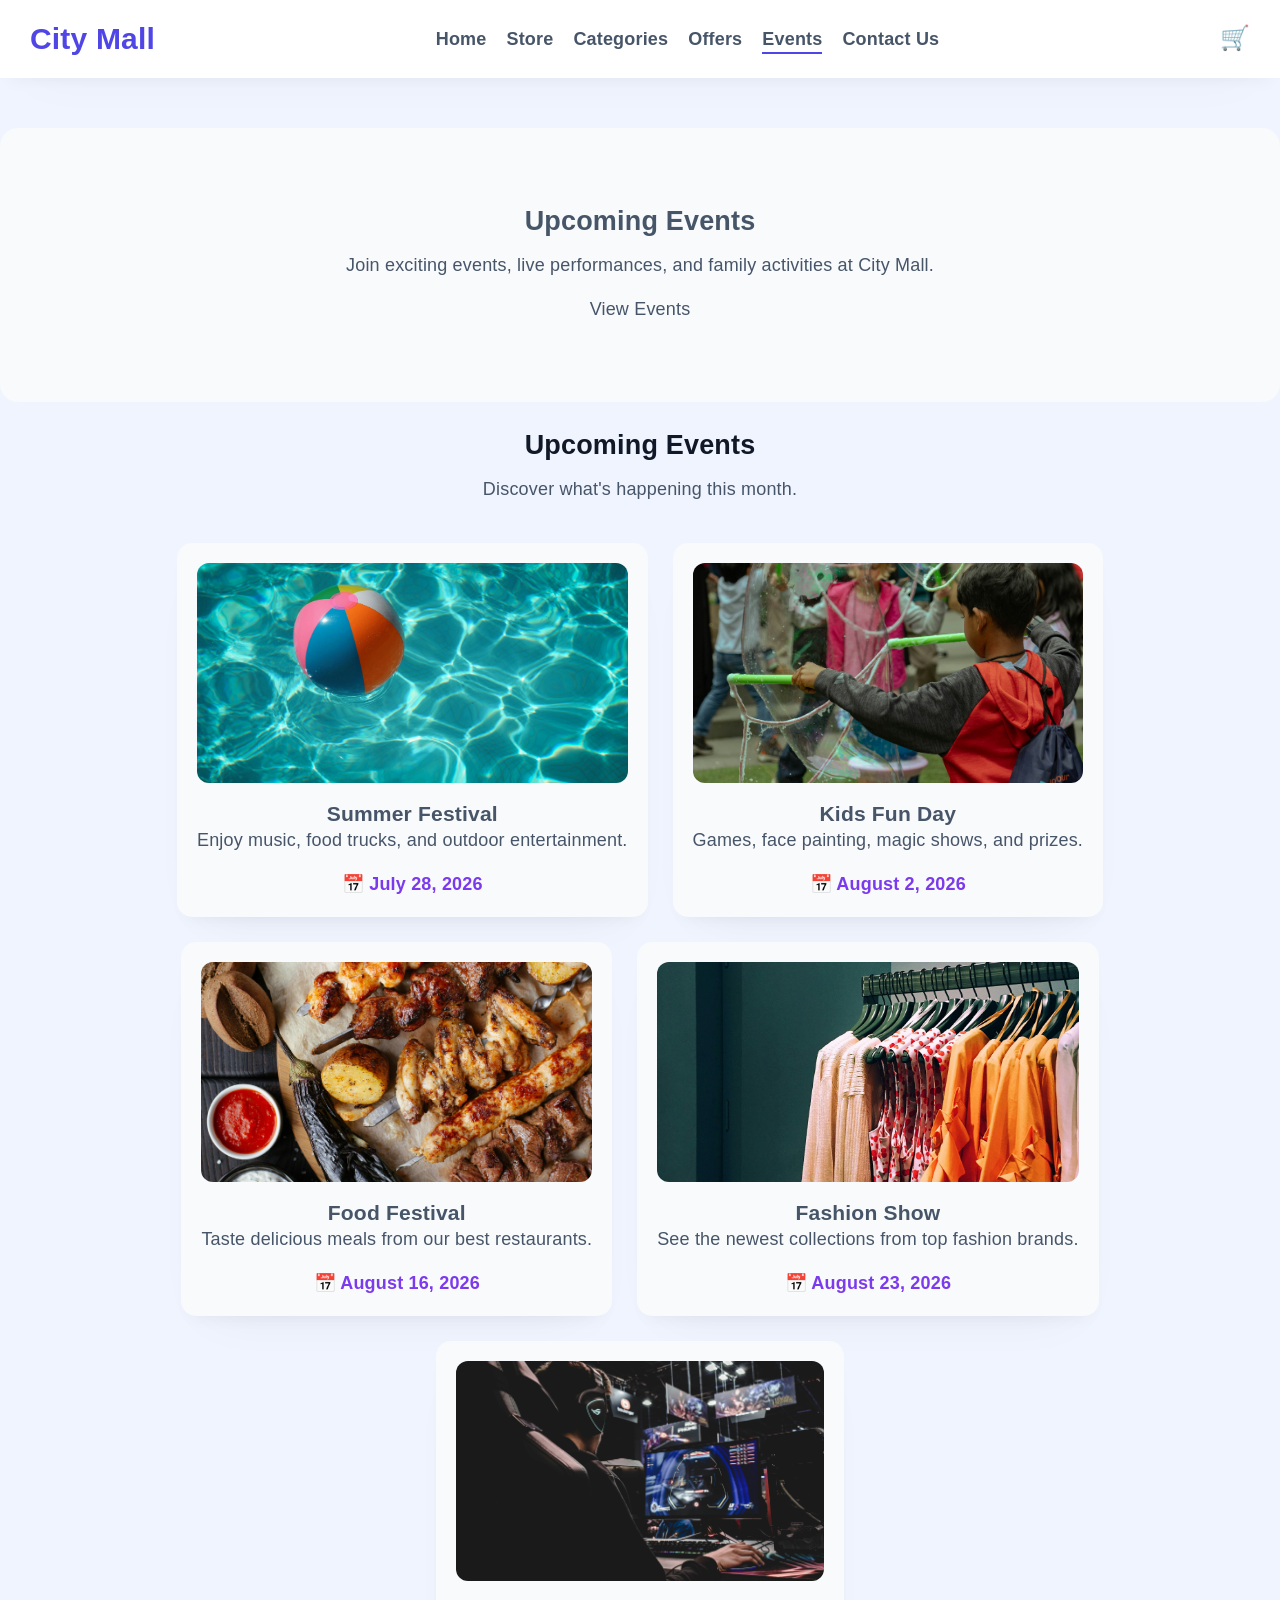
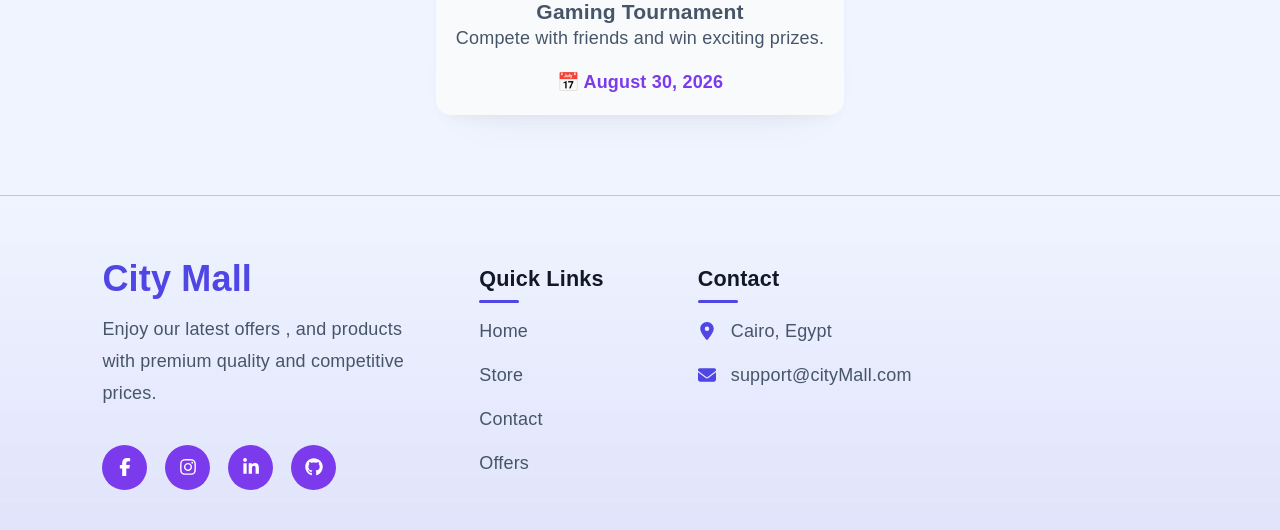
<file: events.html>
<!doctype html>
<html lang="en" dir="ltr">
  <head>
    <meta charset="UTF-8" />
    <meta name="viewport" content="width=device-width, initial-scale=1.0" />
    <title>City Mall</title>
    <link rel="stylesheet" href="global.css" />
    <link rel="stylesheet" href="index.css">
    <link rel="stylesheet" href="events.css">
    <link rel="icon" href="assets/logo.png" />
  </head>

  <body>
    <header>
      <nav class="navbar">
        <div class="logo"><h1>City Mall</h1></div>
        <ul>
            <li><a href="index.html" >Home</a></li>
            <li><a href="store.html">Store</a></li>
            <li><a href="categories.html">Categories</a></li>
            <li><a href="offers.html">Offers</a></li>
            <li><a href="events.html" class="active">Events</a></li>
            <li><a href="contact.html"> Contact Us</a></li>
        </ul>
        <div><button class="cart-icon">🛒</button></div>
      </nav>
    </header>
    <!-- main -->
    <main>

        <section class="events-hero">
                <h1>Upcoming Events</h1>
                <p>
                    Join exciting events, live performances, and family activities at City Mall.
                </p>
            <a href="#events" class="btn">View Events</a>

        </section>

        <section class="events-preview" id="events">

            <h2>Upcoming Events</h2>

            <p>Discover what's happening this month.</p>

            <div class="events-grid">

                <div class="event-card">

                    <img src="assets/summer.jpg" alt="Summer Festival">

                    <h3>Summer Festival</h3>

                    <p>Enjoy music, food trucks, and outdoor entertainment.</p>

                    <span>📅 July 28, 2026</span>

                </div>

                <div class="event-card">
                    <img src="assets/KidsFunDay.jpg" alt="Kids Fun Day">
                    <h3>Kids Fun Day</h3>
                    <p>Games, face painting, magic shows, and prizes.</p>
                    <span>📅 August 2, 2026</span>
                </div>



                <div class="event-card">
                    <img src="assets/FoodFestival.jpg" alt="Food Festival">
                    <h3>Food Festival</h3>
                    <p>Taste delicious meals from our best restaurants.</p>
                    <span>📅 August 16, 2026</span>
                </div>

                <div class="event-card">

                    <img src="assets/FashionShow.jpg" alt="Fashion Show">

                    <h3>Fashion Show</h3>

                    <p>See the newest collections from top fashion brands.</p>

                    <span>📅 August 23, 2026</span>

                </div>

                <div class="event-card">

                    <img src="assets/GamingTournament.jpg" alt="Gaming Tournament">

                    <h3>Gaming Tournament</h3>

                    <p>Compete with friends and win exciting prizes.</p>

                    <span>📅 August 30, 2026</span>

                </div>

            </div>

        </section>

    </main>
    <footer class="footer">
      <div class="footer-container">
        <div class="footer-col about">
          <h2 class="logo">City Mall</h2>
          <p>
            Enjoy our latest offers , and products with premium quality and
            competitive prices.
          </p>
          <div class="social-icons">
            <a href="#"
              ><svg
                stroke="currentColor"
                fill="currentColor"
                stroke-width="0"
                viewBox="0 0 320 512"
                height="1em"
                width="1em"
                xmlns="http://www.w3.org/2000/svg"
              >
                <path
                  d="M80 299.3V512H196V299.3h86.5l18-97.8H196V166.9c0-51.7 20.3-71.5 72.7-71.5c16.3 0 29.4 .4 37 1.2V7.9C291.4 4 256.4 0 236.2 0C129.3 0 80 50.5 80 159.4v42.1H14v97.8H80z"
                ></path></svg></a
            ><a href="#"
              ><svg
                stroke="currentColor"
                fill="currentColor"
                stroke-width="0"
                viewBox="0 0 448 512"
                height="1em"
                width="1em"
                xmlns="http://www.w3.org/2000/svg"
              >
                <path
                  d="M224.1 141c-63.6 0-114.9 51.3-114.9 114.9s51.3 114.9 114.9 114.9S339 319.5 339 255.9 287.7 141 224.1 141zm0 189.6c-41.1 0-74.7-33.5-74.7-74.7s33.5-74.7 74.7-74.7 74.7 33.5 74.7 74.7-33.6 74.7-74.7 74.7zm146.4-194.3c0 14.9-12 26.8-26.8 26.8-14.9 0-26.8-12-26.8-26.8s12-26.8 26.8-26.8 26.8 12 26.8 26.8zm76.1 27.2c-1.7-35.9-9.9-67.7-36.2-93.9-26.2-26.2-58-34.4-93.9-36.2-37-2.1-147.9-2.1-184.9 0-35.8 1.7-67.6 9.9-93.9 36.1s-34.4 58-36.2 93.9c-2.1 37-2.1 147.9 0 184.9 1.7 35.9 9.9 67.7 36.2 93.9s58 34.4 93.9 36.2c37 2.1 147.9 2.1 184.9 0 35.9-1.7 67.7-9.9 93.9-36.2 26.2-26.2 34.4-58 36.2-93.9 2.1-37 2.1-147.8 0-184.8zM398.8 388c-7.8 19.6-22.9 34.7-42.6 42.6-29.5 11.7-99.5 9-132.1 9s-102.7 2.6-132.1-9c-19.6-7.8-34.7-22.9-42.6-42.6-11.7-29.5-9-99.5-9-132.1s-2.6-102.7 9-132.1c7.8-19.6 22.9-34.7 42.6-42.6 29.5-11.7 99.5-9 132.1-9s102.7-2.6 132.1 9c19.6 7.8 34.7 22.9 42.6 42.6 11.7 29.5 9 99.5 9 132.1s2.7 102.7-9 132.1z"
                ></path></svg></a
            ><a href="#"
              ><svg
                stroke="currentColor"
                fill="currentColor"
                stroke-width="0"
                viewBox="0 0 448 512"
                height="1em"
                width="1em"
                xmlns="http://www.w3.org/2000/svg"
              >
                <path
                  d="M100.28 448H7.4V148.9h92.88zM53.79 108.1C24.09 108.1 0 83.5 0 53.8a53.79 53.79 0 0 1 107.58 0c0 29.7-24.1 54.3-53.79 54.3zM447.9 448h-92.68V302.4c0-34.7-.7-79.2-48.29-79.2-48.29 0-55.69 37.7-55.69 76.7V448h-92.78V148.9h89.08v40.8h1.3c12.4-23.5 42.69-48.3 87.88-48.3 94 0 111.28 61.9 111.28 142.3V448z"
                ></path></svg></a
            ><a href="#"
              ><svg
                stroke="currentColor"
                fill="currentColor"
                stroke-width="0"
                viewBox="0 0 496 512"
                height="1em"
                width="1em"
                xmlns="http://www.w3.org/2000/svg"
              >
                <path
                  d="M165.9 397.4c0 2-2.3 3.6-5.2 3.6-3.3.3-5.6-1.3-5.6-3.6 0-2 2.3-3.6 5.2-3.6 3-.3 5.6 1.3 5.6 3.6zm-31.1-4.5c-.7 2 1.3 4.3 4.3 4.9 2.6 1 5.6 0 6.2-2s-1.3-4.3-4.3-5.2c-2.6-.7-5.5.3-6.2 2.3zm44.2-1.7c-2.9.7-4.9 2.6-4.6 4.9.3 2 2.9 3.3 5.9 2.6 2.9-.7 4.9-2.6 4.6-4.6-.3-1.9-3-3.2-5.9-2.9zM244.8 8C106.1 8 0 113.3 0 252c0 110.9 69.8 205.8 169.5 239.2 12.8 2.3 17.3-5.6 17.3-12.1 0-6.2-.3-40.4-.3-61.4 0 0-70 15-84.7-29.8 0 0-11.4-29.1-27.8-36.6 0 0-22.9-15.7 1.6-15.4 0 0 24.9 2 38.6 25.8 21.9 38.6 58.6 27.5 72.9 20.9 2.3-16 8.8-27.1 16-33.7-55.9-6.2-112.3-14.3-112.3-110.5 0-27.5 7.6-41.3 23.6-58.9-2.6-6.5-11.1-33.3 2.6-67.9 20.9-6.5 69 27 69 27 20-5.6 41.5-8.5 62.8-8.5s42.8 2.9 62.8 8.5c0 0 48.1-33.6 69-27 13.7 34.7 5.2 61.4 2.6 67.9 16 17.7 25.8 31.5 25.8 58.9 0 96.5-58.9 104.2-114.8 110.5 9.2 7.9 17 22.9 17 46.4 0 33.7-.3 75.4-.3 83.6 0 6.5 4.6 14.4 17.3 12.1C428.2 457.8 496 362.9 496 252 496 113.3 383.5 8 244.8 8zM97.2 352.9c-1.3 1-1 3.3.7 5.2 1.6 1.6 3.9 2.3 5.2 1 1.3-1 1-3.3-.7-5.2-1.6-1.6-3.9-2.3-5.2-1zm-10.8-8.1c-.7 1.3.3 2.9 2.3 3.9 1.6 1 3.6.7 4.3-.7.7-1.3-.3-2.9-2.3-3.9-2-.6-3.6-.3-4.3.7zm32.4 35.6c-1.6 1.3-1 4.3 1.3 6.2 2.3 2.3 5.2 2.6 6.5 1 1.3-1.3.7-4.3-1.3-6.2-2.2-2.3-5.2-2.6-6.5-1zm-11.4-14.7c-1.6 1-1.6 3.6 0 5.9 1.6 2.3 4.3 3.3 5.6 2.3 1.6-1.3 1.6-3.9 0-6.2-1.4-2.3-4-3.3-5.6-2z"
                ></path></svg></a>
          </div>
        </div>
        <div class="footer-col">
          <h3>Quick Links</h3>
          <ul>
            <li><a href="index.html">Home</a></li>
            <li><a href="Store.html">Store</a></li>
            <li><a href="contact.html">Contact</a></li>
            <li><a href="Offers.html">Offers</a></li>
          </ul>
        </div>
        <div class="footer-col">
          <h3>Contact</h3>
          <ul class="contact-info">
            <li>
              <svg
                stroke="currentColor"
                fill="currentColor"
                stroke-width="0"
                viewBox="0 0 384 512"
                height="1em"
                width="1em"
                xmlns="http://www.w3.org/2000/svg"
              >
                <path
                  d="M215.7 499.2C267 435 384 279.4 384 192C384 86 298 0 192 0S0 86 0 192c0 87.4 117 243 168.3 307.2c12.3 15.3 35.1 15.3 47.4 0zM192 128a64 64 0 1 1 0 128 64 64 0 1 1 0-128z">
                </path></svg>Cairo, Egypt
            </li>
            <li>
              <svg
                stroke="currentColor"
                fill="currentColor"
                stroke-width="0"
                viewBox="0 0 512 512"
                height="1em"
                width="1em"
                xmlns="http://www.w3.org/2000/svg">
                <path d="M48 64C21.5 64 0 85.5 0 112c0 15.1 7.1 29.3 19.2 38.4L236.8 313.6c11.4 8.5 27 8.5 38.4 0L492.8 150.4c12.1-9.1 19.2-23.3 19.2-38.4c0-26.5-21.5-48-48-48L48 64zM0 176L0 384c0 35.3 28.7 64 64 64l384 0c35.3 0 64-28.7 64-64l0-208L294.4 339.2c-22.8 17.1-54 17.1-76.8 0L0 176z">
                </path>
              </svg>
                support@cityMall.com
            </li>
          </ul>
        </div>
      </div>
    </footer>
  </body>
</html>
</file>
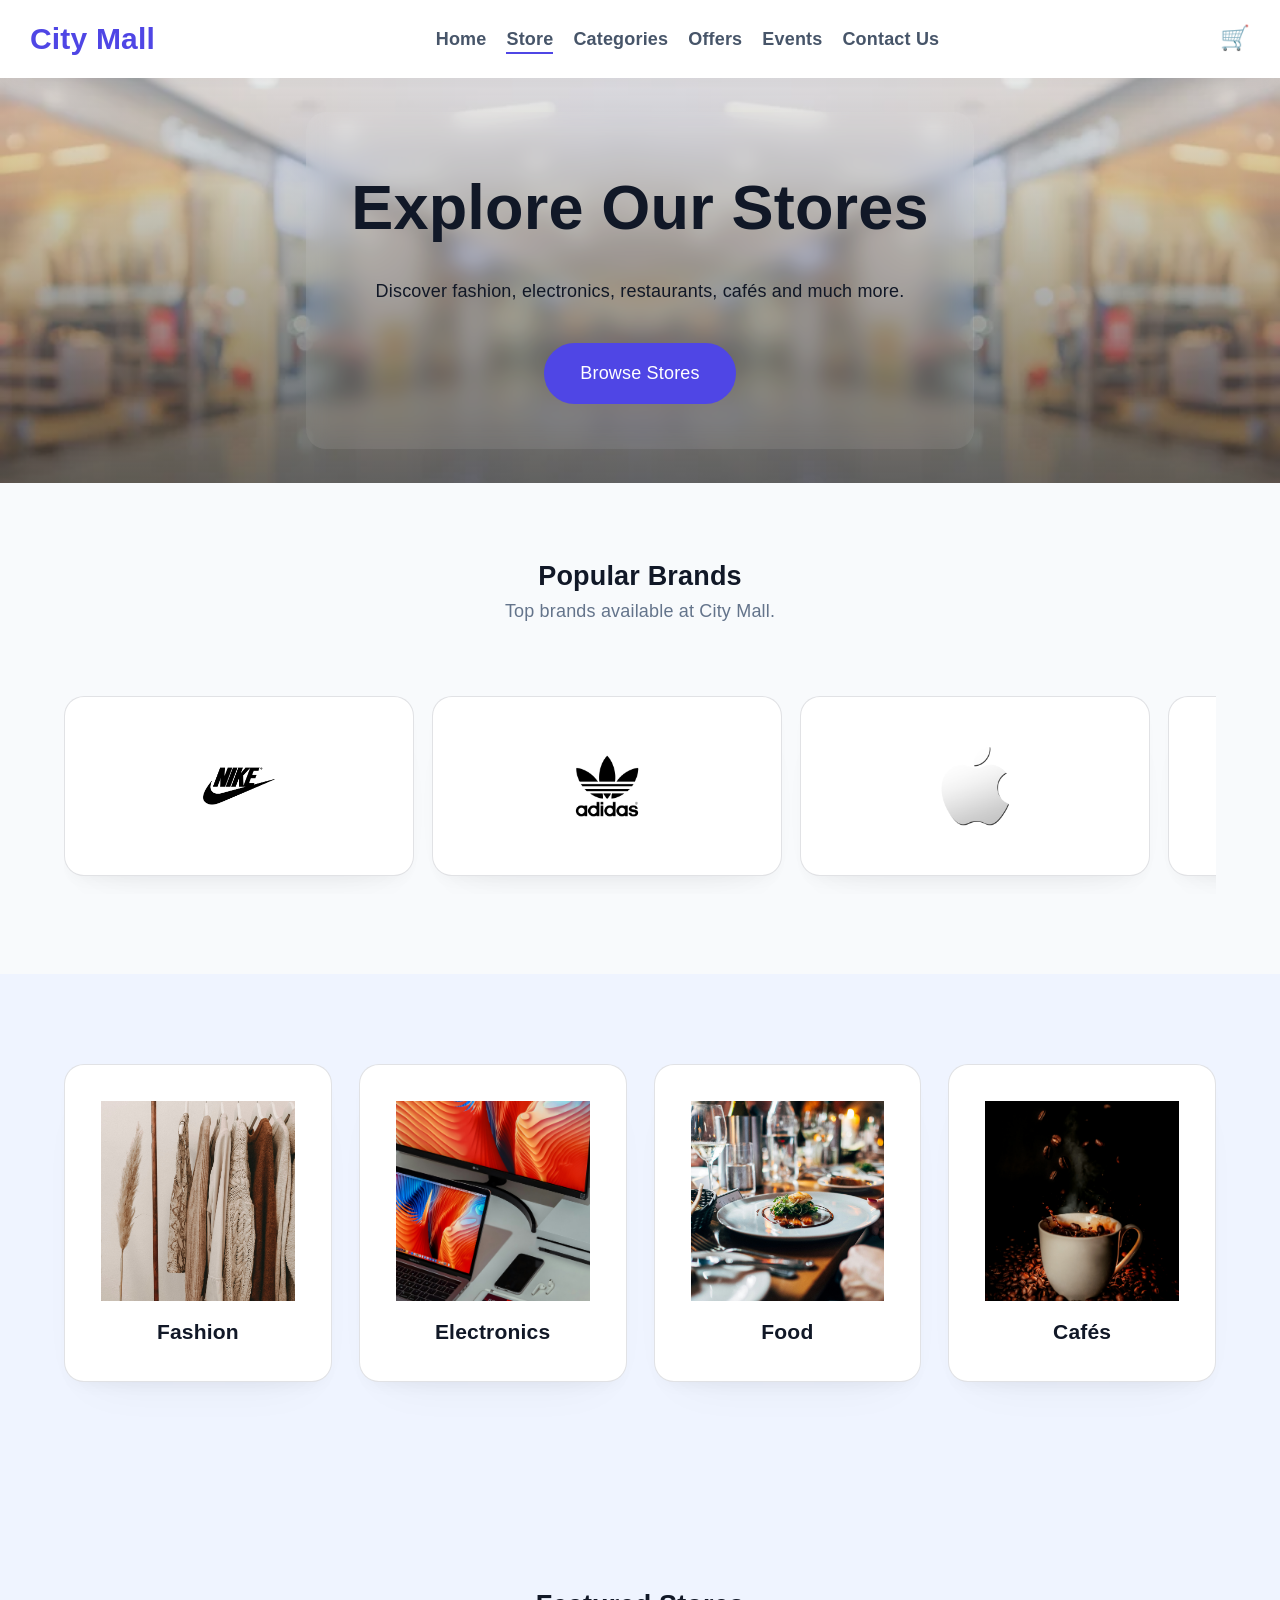
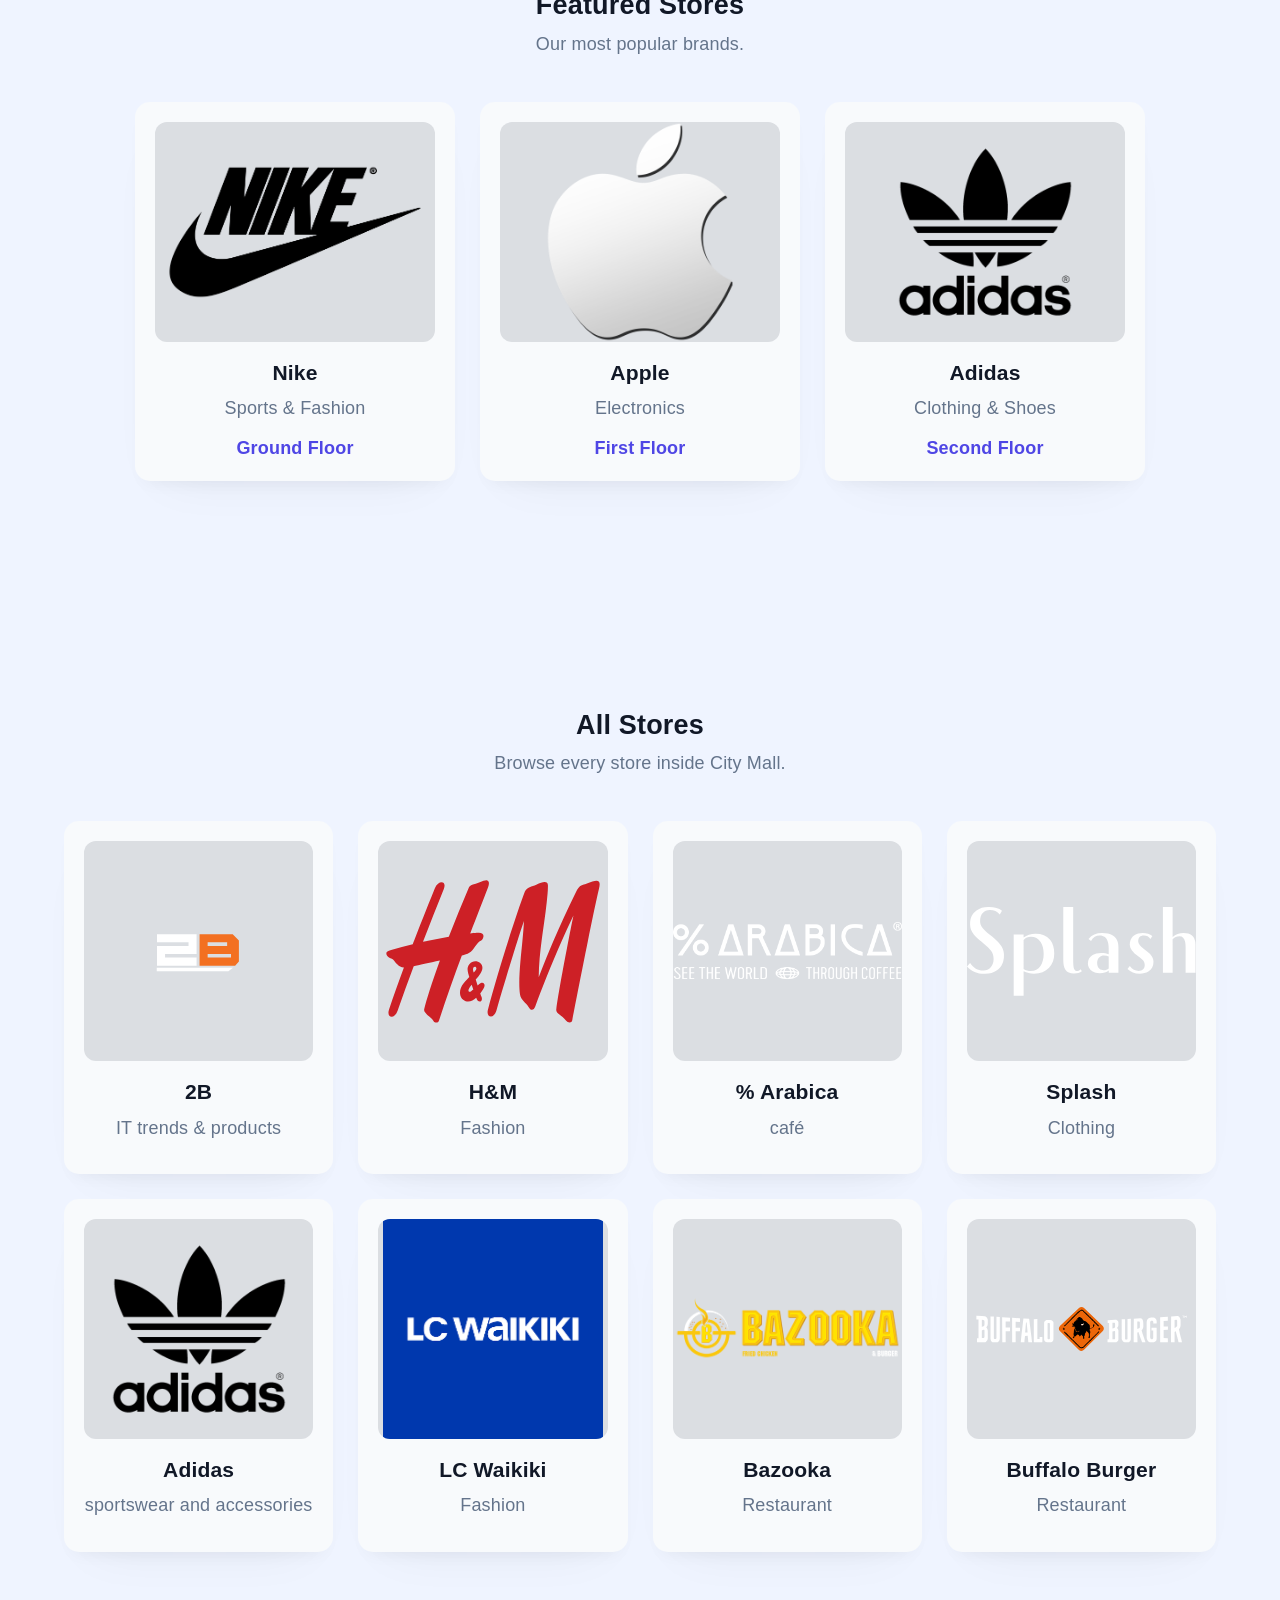
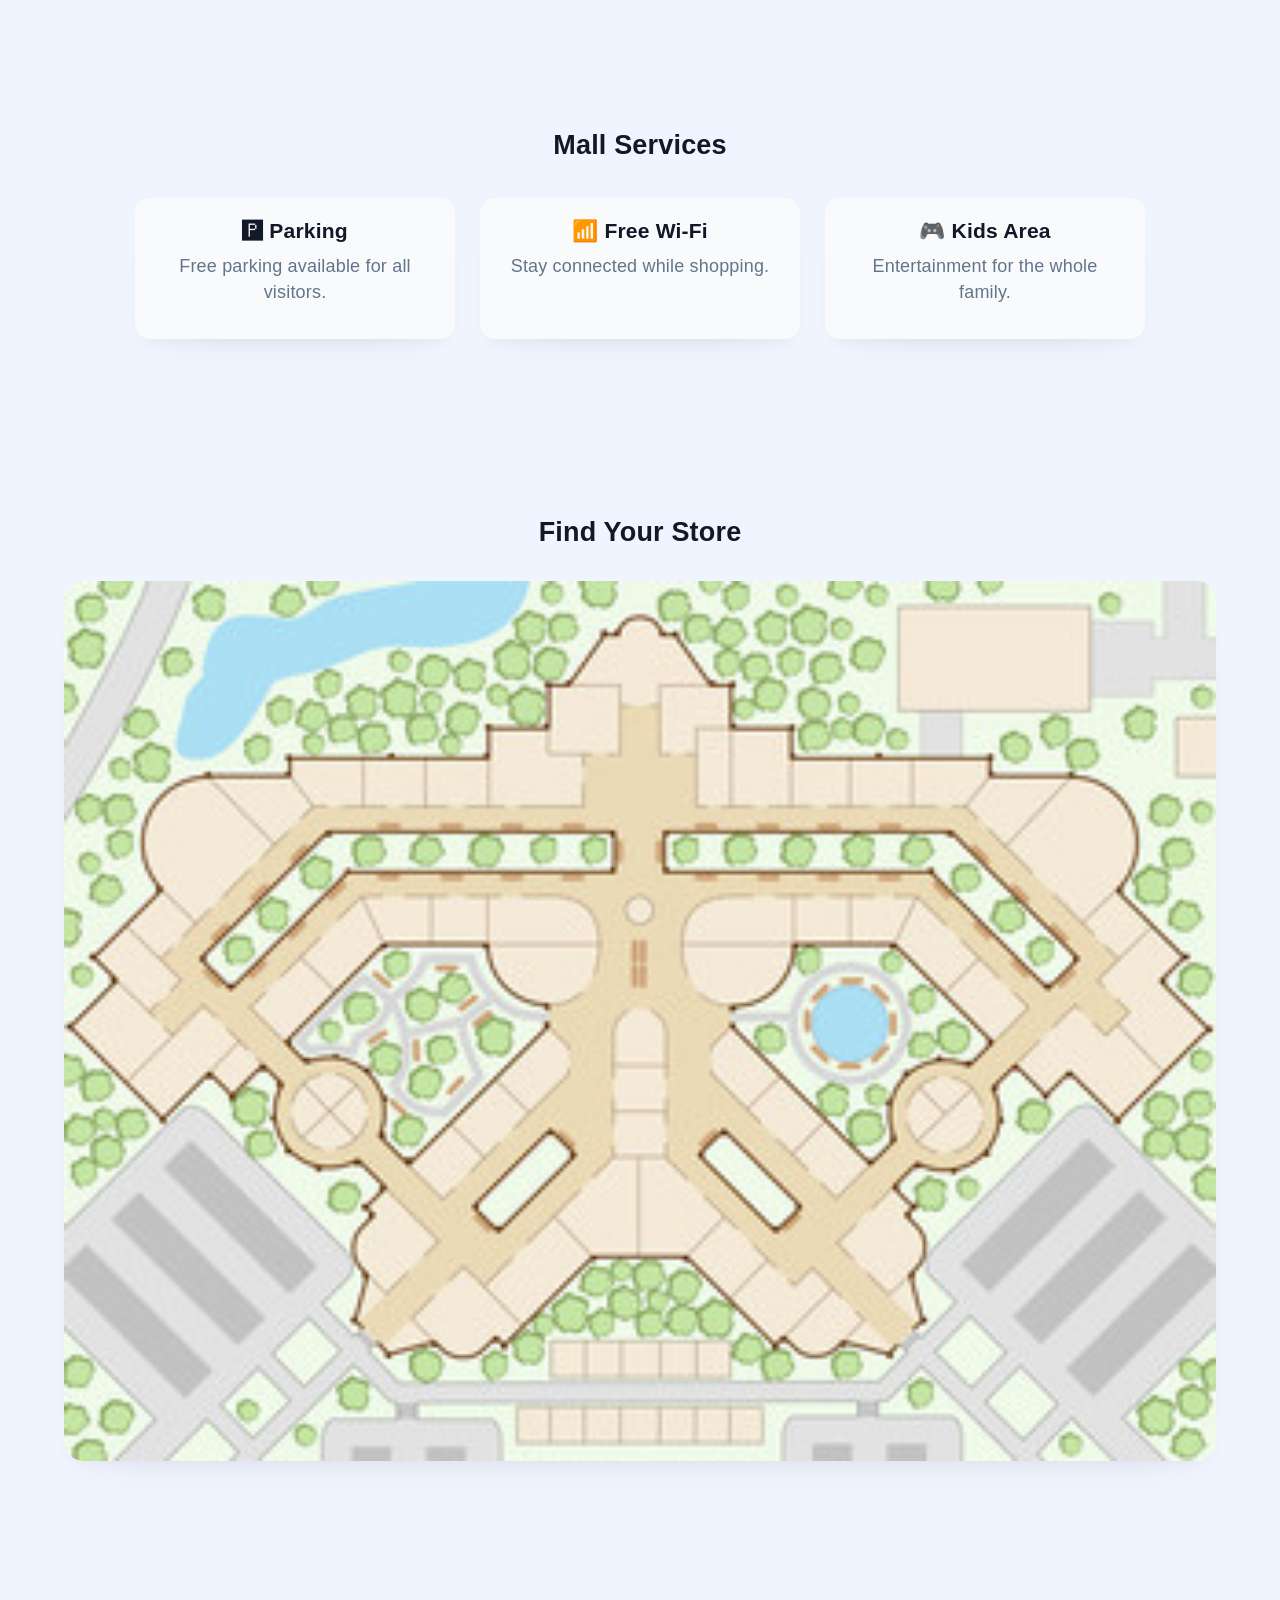
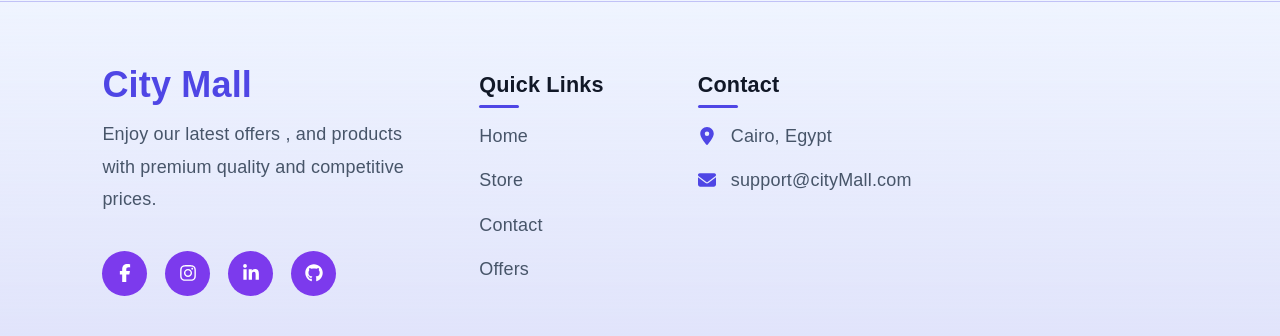
<file: store.html>
<!doctype html>
<html lang="en" dir="ltr">
  <head>
    <meta charset="UTF-8" />
    <meta name="viewport" content="width=device-width, initial-scale=1.0" />
    <title>City Mall</title>
    <link rel="stylesheet" href="global.css" />
    <link rel="stylesheet" href="index.css">
    <link rel="stylesheet" href="store.css">
    <link rel="icon" href="assets/logo.png" />
  </head>

  <body>
    <header>
      <nav class="navbar">
        <div class="logo"><h1>City Mall</h1></div>
        <ul>
            <li><a href="index.html" >Home</a></li>
            <li><a href="store.html"class="active">Store</a></li>
            <li><a href="categories.html">Categories</a></li>
            <li><a href="offers.html">Offers</a></li>
            <li><a href="events.html">Events</a></li>
            <li><a href="contact.html"> Contact Us</a></li>
        </ul>
        <div><button class="cart-icon">🛒</button></div>
      </nav>
    </header>
    <main>
        <section class="store-hero">
            <div class="hero-text">
                <h1>Explore Our Stores</h1>
                <p>
                    Discover fashion, electronics, restaurants, cafés and much more.
                </p>
                <a href="#stores" class="btn">Browse Stores</a>
            </div>
        </section>
        <section class="brands">
            <h2>Popular Brands</h2>
            <p>Top brands available at City Mall.</p>

            <div class="slider">
                <div class="brand-logos">
                    <!-- First Set -->
                    <div class="group">
                    <div class="brand-logo"><img src="assets/nike.png" alt="Nike"></div>
                    <div class="brand-logo"><img src="assets/adidas.png" alt="Adidas"></div>
                    <div class="brand-logo"><img src="assets/apple.png" alt="Apple"></div>
                    <div class="brand-logo"><img src="assets/Samsung.png" alt="Samsung"></div>
                    <div class="brand-logo"><img src="assets/2B.svg" alt="2B"></div>

                    </div>

                    <!-- Second Set --> 
                    <div  class="group">
                    <div class="brand-logo"><img src="assets/nike.png" alt="Nike"></div>
                    <div class="brand-logo"><img src="assets/adidas.png" alt="Adidas"></div>
                    <div class="brand-logo"><img src="assets/apple.png" alt="Apple"></div>
                    <div class="brand-logo"><img src="assets/Samsung.png" alt="Samsung"></div>
                    <div class="brand-logo"><img src="assets/2B.svg" alt="2B"></div>
                    </div>
                </div>

        </section>

        <!-- Categories -->
        <section class="store-categories">

            <div class="category-card">
                <img src="assets/fashion.jpg" alt="Fashion">
                <h3>Fashion</h3>
            </div>

            <div class="category-card">
                <img src="assets/electronics.jpg" alt="Electronics">
                <h3>Electronics</h3>
            </div>

            <div class="category-card">
                <img src="assets/food.jpg" alt="Food">
                <h3>Food</h3>
            </div>

            <div class="category-card">
                <img src="assets/cafe.jpg" alt="Cafe">
                <h3>Cafés</h3>
            </div>

        </section>

        <!-- Featured Stores -->
        <section class="featured-stores">

            <h2>Featured Stores</h2>
            <p>Our most popular brands.</p>

            <div class="stores-grid">

                <div class="store-card">
                    <img src="assets/nike.png" alt="">
                    <h3>Nike</h3>
                    <p>Sports & Fashion</p>
                    <span>Ground Floor</span>
                </div>

                <div class="store-card">
                    <img src="assets/apple.png" alt="">
                    <h3>Apple</h3>
                    <p>Electronics</p>
                    <span>First Floor</span>
                </div>

                <div class="store-card">
                    <img src="assets//adidas.png" alt="">
                    <h3>Adidas</h3>
                    <p>Clothing & Shoes</p>
                    <span>Second Floor</span>
                </div>

            </div>

        </section>

        <!-- All Stores -->
        <section class="all-stores" id="stores">

            <h2>All Stores</h2>
            <p>Browse every store inside City Mall.</p>

            <div class="stores-grid">

                <div class="store-card">
                    <img src="assets//2B.svg" alt="">
                    <h3>2B</h3>
                    <p>IT trends & products</p>
                </div>

                <div class="store-card">
                    <img src="assets//HM.svg" alt="">
                    <h3>H&M</h3>
                    <p>Fashion</p>
                </div>

                <div class="store-card">
                    <img src="assets/Arabica.png" alt="">
                    <h3>% Arabica</h3>
                    <p>café</p>
                </div>

                <div class="store-card">
                    <img src="assets/splash.svg" alt="">
                    <h3>Splash</h3>
                    <p>Clothing</p>
                </div>

                <div class="store-card">
                    <img src="assets/adidas.png" alt="">
                    <h3>Adidas</h3>
                    <p>sportswear and accessories</p>
                </div>

                <div class="store-card">
                    <img src="assets/lcw.png" alt="">
                    <h3>LC Waikiki</h3>
                    <p>Fashion</p>
                </div>

                <div class="store-card">
                    <img src="assets/Bazooka.png" alt="">
                    <h3>Bazooka</h3>
                    <p>Restaurant</p>
                </div>

                <div class="store-card">
                    <img src="assets/buffalo.svg" alt="">
                    <h3>Buffalo Burger</h3>
                    <p>Restaurant</p>
                </div>

            </div>

        </section>

        <!-- Mall Services -->
        <section class="mall-services">

            <h2>Mall Services</h2>

            <div class="stores-grid">

                <div class="store-card">
                    <h3>🅿 Parking</h3>
                    <p>Free parking available for all visitors.</p>
                </div>

                <div class="store-card">
                    <h3>📶 Free Wi-Fi</h3>
                    <p>Stay connected while shopping.</p>
                </div>

                <div class="store-card">
                    <h3>🎮 Kids Area</h3>
                    <p>Entertainment for the whole family.</p>
                </div>

            </div>

        </section>

        <!-- Mall Map -->
        <section class="mall-map">

            <h2>Find Your Store</h2>

            <img src="assets/mallMap.jpg" alt="Mall Map">

        </section>

    </main>
    <footer class="footer">
      <div class="footer-container">
        <div class="footer-col about">
          <h2 class="logo">City Mall</h2>
          <p>
            Enjoy our latest offers , and products with premium quality and
            competitive prices.
          </p>
          <div class="social-icons">
            <a href="#"
              ><svg
                stroke="currentColor"
                fill="currentColor"
                stroke-width="0"
                viewBox="0 0 320 512"
                height="1em"
                width="1em"
                xmlns="http://www.w3.org/2000/svg"
              >
                <path
                  d="M80 299.3V512H196V299.3h86.5l18-97.8H196V166.9c0-51.7 20.3-71.5 72.7-71.5c16.3 0 29.4 .4 37 1.2V7.9C291.4 4 256.4 0 236.2 0C129.3 0 80 50.5 80 159.4v42.1H14v97.8H80z"
                ></path></svg></a
            ><a href="#"
              ><svg
                stroke="currentColor"
                fill="currentColor"
                stroke-width="0"
                viewBox="0 0 448 512"
                height="1em"
                width="1em"
                xmlns="http://www.w3.org/2000/svg"
              >
                <path
                  d="M224.1 141c-63.6 0-114.9 51.3-114.9 114.9s51.3 114.9 114.9 114.9S339 319.5 339 255.9 287.7 141 224.1 141zm0 189.6c-41.1 0-74.7-33.5-74.7-74.7s33.5-74.7 74.7-74.7 74.7 33.5 74.7 74.7-33.6 74.7-74.7 74.7zm146.4-194.3c0 14.9-12 26.8-26.8 26.8-14.9 0-26.8-12-26.8-26.8s12-26.8 26.8-26.8 26.8 12 26.8 26.8zm76.1 27.2c-1.7-35.9-9.9-67.7-36.2-93.9-26.2-26.2-58-34.4-93.9-36.2-37-2.1-147.9-2.1-184.9 0-35.8 1.7-67.6 9.9-93.9 36.1s-34.4 58-36.2 93.9c-2.1 37-2.1 147.9 0 184.9 1.7 35.9 9.9 67.7 36.2 93.9s58 34.4 93.9 36.2c37 2.1 147.9 2.1 184.9 0 35.9-1.7 67.7-9.9 93.9-36.2 26.2-26.2 34.4-58 36.2-93.9 2.1-37 2.1-147.8 0-184.8zM398.8 388c-7.8 19.6-22.9 34.7-42.6 42.6-29.5 11.7-99.5 9-132.1 9s-102.7 2.6-132.1-9c-19.6-7.8-34.7-22.9-42.6-42.6-11.7-29.5-9-99.5-9-132.1s-2.6-102.7 9-132.1c7.8-19.6 22.9-34.7 42.6-42.6 29.5-11.7 99.5-9 132.1-9s102.7-2.6 132.1 9c19.6 7.8 34.7 22.9 42.6 42.6 11.7 29.5 9 99.5 9 132.1s2.7 102.7-9 132.1z"
                ></path></svg></a
            ><a href="#"
              ><svg
                stroke="currentColor"
                fill="currentColor"
                stroke-width="0"
                viewBox="0 0 448 512"
                height="1em"
                width="1em"
                xmlns="http://www.w3.org/2000/svg"
              >
                <path
                  d="M100.28 448H7.4V148.9h92.88zM53.79 108.1C24.09 108.1 0 83.5 0 53.8a53.79 53.79 0 0 1 107.58 0c0 29.7-24.1 54.3-53.79 54.3zM447.9 448h-92.68V302.4c0-34.7-.7-79.2-48.29-79.2-48.29 0-55.69 37.7-55.69 76.7V448h-92.78V148.9h89.08v40.8h1.3c12.4-23.5 42.69-48.3 87.88-48.3 94 0 111.28 61.9 111.28 142.3V448z"
                ></path></svg></a
            ><a href="#"
              ><svg
                stroke="currentColor"
                fill="currentColor"
                stroke-width="0"
                viewBox="0 0 496 512"
                height="1em"
                width="1em"
                xmlns="http://www.w3.org/2000/svg"
              >
                <path
                  d="M165.9 397.4c0 2-2.3 3.6-5.2 3.6-3.3.3-5.6-1.3-5.6-3.6 0-2 2.3-3.6 5.2-3.6 3-.3 5.6 1.3 5.6 3.6zm-31.1-4.5c-.7 2 1.3 4.3 4.3 4.9 2.6 1 5.6 0 6.2-2s-1.3-4.3-4.3-5.2c-2.6-.7-5.5.3-6.2 2.3zm44.2-1.7c-2.9.7-4.9 2.6-4.6 4.9.3 2 2.9 3.3 5.9 2.6 2.9-.7 4.9-2.6 4.6-4.6-.3-1.9-3-3.2-5.9-2.9zM244.8 8C106.1 8 0 113.3 0 252c0 110.9 69.8 205.8 169.5 239.2 12.8 2.3 17.3-5.6 17.3-12.1 0-6.2-.3-40.4-.3-61.4 0 0-70 15-84.7-29.8 0 0-11.4-29.1-27.8-36.6 0 0-22.9-15.7 1.6-15.4 0 0 24.9 2 38.6 25.8 21.9 38.6 58.6 27.5 72.9 20.9 2.3-16 8.8-27.1 16-33.7-55.9-6.2-112.3-14.3-112.3-110.5 0-27.5 7.6-41.3 23.6-58.9-2.6-6.5-11.1-33.3 2.6-67.9 20.9-6.5 69 27 69 27 20-5.6 41.5-8.5 62.8-8.5s42.8 2.9 62.8 8.5c0 0 48.1-33.6 69-27 13.7 34.7 5.2 61.4 2.6 67.9 16 17.7 25.8 31.5 25.8 58.9 0 96.5-58.9 104.2-114.8 110.5 9.2 7.9 17 22.9 17 46.4 0 33.7-.3 75.4-.3 83.6 0 6.5 4.6 14.4 17.3 12.1C428.2 457.8 496 362.9 496 252 496 113.3 383.5 8 244.8 8zM97.2 352.9c-1.3 1-1 3.3.7 5.2 1.6 1.6 3.9 2.3 5.2 1 1.3-1 1-3.3-.7-5.2-1.6-1.6-3.9-2.3-5.2-1zm-10.8-8.1c-.7 1.3.3 2.9 2.3 3.9 1.6 1 3.6.7 4.3-.7.7-1.3-.3-2.9-2.3-3.9-2-.6-3.6-.3-4.3.7zm32.4 35.6c-1.6 1.3-1 4.3 1.3 6.2 2.3 2.3 5.2 2.6 6.5 1 1.3-1.3.7-4.3-1.3-6.2-2.2-2.3-5.2-2.6-6.5-1zm-11.4-14.7c-1.6 1-1.6 3.6 0 5.9 1.6 2.3 4.3 3.3 5.6 2.3 1.6-1.3 1.6-3.9 0-6.2-1.4-2.3-4-3.3-5.6-2z"
                ></path></svg></a>
          </div>
        </div>
        <div class="footer-col">
          <h3>Quick Links</h3>
          <ul>
            <li><a href="index.html">Home</a></li>
            <li><a href="Store.html">Store</a></li>
            <li><a href="contact.html">Contact</a></li>
            <li><a href="Offers.html">Offers</a></li>
          </ul>
        </div>
        <div class="footer-col">
          <h3>Contact</h3>
          <ul class="contact-info">
            <li>
              <svg
                stroke="currentColor"
                fill="currentColor"
                stroke-width="0"
                viewBox="0 0 384 512"
                height="1em"
                width="1em"
                xmlns="http://www.w3.org/2000/svg"
              >
                <path
                  d="M215.7 499.2C267 435 384 279.4 384 192C384 86 298 0 192 0S0 86 0 192c0 87.4 117 243 168.3 307.2c12.3 15.3 35.1 15.3 47.4 0zM192 128a64 64 0 1 1 0 128 64 64 0 1 1 0-128z">
                </path></svg>Cairo, Egypt
            </li>
            <li>
              <svg
                stroke="currentColor"
                fill="currentColor"
                stroke-width="0"
                viewBox="0 0 512 512"
                height="1em"
                width="1em"
                xmlns="http://www.w3.org/2000/svg">
                <path d="M48 64C21.5 64 0 85.5 0 112c0 15.1 7.1 29.3 19.2 38.4L236.8 313.6c11.4 8.5 27 8.5 38.4 0L492.8 150.4c12.1-9.1 19.2-23.3 19.2-38.4c0-26.5-21.5-48-48-48L48 64zM0 176L0 384c0 35.3 28.7 64 64 64l384 0c35.3 0 64-28.7 64-64l0-208L294.4 339.2c-22.8 17.1-54 17.1-76.8 0L0 176z">
                </path>
              </svg>
                support@cityMall.com
            </li>
          </ul>
        </div>
      </div>
    </footer>
  </body>
</html>
</file>
<file: global.css>
:root {
  --primary: #4F46E5;
  --secondary: #2563EB;
  --accent: #7C3AED;
  --accent-soft: #EEF2FF;
  --accent-bg: rgba(79, 70, 229, 0.14);
  --accent-border: rgba(79, 70, 229, 0.22);

  --text: #475569;
  --text-h: #111827;
  --bg: #eff4ff;
  --surface-bg: #ffffff;
  --surface-strong: #f8fafc;
  --muted: #64748b;
  --border: rgba(15, 23, 42, 0.12);
  --shadow: rgba(15, 23, 42, 0.08) 0 24px 50px -32px, rgba(15, 23, 42, 0.06) 0 10px 18px -10px;

  --sans: "Inter", sans-serif;
  font: 18px/145% var(--sans);
  letter-spacing: 0.18px;
  color-scheme: light;
  color: var(--text);
  background: var(--bg);
  font-synthesis: none;
  text-rendering: optimizeLegibility;
  -webkit-font-smoothing: antialiased;
  -moz-osx-font-smoothing: grayscale;
}

@media (max-width: 1024px) {
 :root {
   font-size: 16px;   
 }
}

@media (prefers-color-scheme: dark) {
  :root {
    --text: #cbd5e1;
    --text-h: #f8fafc;
    --bg: #0f172a;
    --surface-bg: #111827;
    --surface-strong: #1e293b;
    --border: rgba(148, 163, 184, 0.18);
    --accent: #818cf8;
    --accent-soft: #111827;
    --accent-bg: rgba(129, 140, 248, 0.14);
    --accent-border: rgba(129, 140, 248, 0.22);
    --shadow: rgba(15, 23, 42, 0.35) 0 14px 28px -12px, rgba(15, 23, 42, 0.22) 0 8px 18px -8px;
  }
  #social .button-icon {
    filter: invert(1) brightness(2);
  }
}

*,
*::before,
*::after {
  margin: 0;
  padding: 0;
  box-sizing: border-box;
}
html{
    scroll-behavior: smooth;
}
body {
  min-height: 100vh;
  background: var(--bg);
  color: var(--text);
  font-family: var(--sans);

}

main {
  min-height: 80vh;
  width: 100%;
  display: flex;
  flex-direction: column;
  align-items: center;
  background: var(--bg);
}


img {
  max-width: 100%;
  display: block;
}

button {
  font: inherit;
  border: none;
  background: none;
  cursor: pointer;
}

ul {
  list-style: none;
  display: flex;
}
a {
  text-decoration: none;
  color: inherit;
}

/* navbar */
.navbar{
    position: sticky;
    top: 0;
    left: 0;
    width: 100%;
    display: flex;
    justify-content: space-between;
    align-items: center;
    padding: 25px 30px;
    background-color: var(--surface-bg);
    box-shadow: var(--shadow);
    z-index: 999;
}

.navbar ul{
    list-style-type: none;
    display: flex;
    gap: 20px;
}
.navbar .logo h1{
    font-weight: bold;
    font-size: 30px;
    color: var(--primary);
}
.navbar a{
    position: relative;
    text-decoration: none;
    color: var(--text);
    font-weight: bold;
    transition: color 0.3s ease-in-out;
}
.navbar a::before{
    content: "";
    display: block;
    width: 0;
    height: 2px;
    position: absolute;
    bottom: -5px;
    left: 0;
    background-color: var(--primary);
    transition: width 0.3s ease-in-out;
}
.navbar a:hover::before,
.navbar a.active::before{
    content: "";
    display: block;
    width: 100%;
    height: 2px;
    position: absolute;
    bottom: -5px;
    left: 0;
    width: 100%;
}
.navbar a:hover{
    color: var(--text-h);
}
.cart-icon{
    font-size: 24px;
    cursor: pointer;
    transition: all 0.3s ease-in-out;
}
.cart-icon:hover{
    rotate: 15deg;
    scale: 1.1;
    translate: 0 -5px;
    filter: brightness(1.1);
}
@media (max-width: 500px) {
    .navbar {
        flex-direction: column;
        gap: 15px;
        padding: 20px;
    }

    .navbar ul {
        flex-wrap: wrap;
        justify-content: center;
        gap: 12px;
    }

    .navbar .logo h1 {
        font-size: 1.8rem;
    }
}
/* footer */
.footer{
    margin-top:50px;
    background:linear-gradient(
        180deg,
        var(--bg),
        rgba(59,40,204,.08)
    );
    width: 100%;
    border-top:1px solid var(--accent-border);
    padding:70px 8% 40px;
}
@media screen and (min-width:1024px) {
    .footer-container{
        max-width:1400px;
        margin:auto;
        display:grid;
        grid-template-columns:2fr 1fr 1fr 1.3fr;
        gap:60px;
    }
    
}



.footer-col{
    display:flex;
    flex-direction:column;
}

.footer-col h3{
    color:var(--text-h);
    margin-bottom:25px;
    font-size:1.2rem;
    position:relative;

}

.footer-col h3::after{
    content:"";
    width:40px;
    height:3px;
    background:var(--primary);
    position:absolute;
    left:0;
    bottom:-10px;
    border-radius:10px;
}

.about p{
    margin-top:20px;
    line-height:1.8;
    max-width:350px;
}

.logo{
    color:var(--primary);
    font-size:2rem;
}

.footer-col ul{
    display:flex;
    flex-direction:column;
    gap:18px;
    list-style:none;
}

.footer-col a{
    text-decoration:none;
    color:var(--text);
    transition:.3s;
    width:fit-content;
}

.footer-col a::before{
    display:none;
}

.footer-col a:hover{
    color:var(--primary);
    transform:translateX(8px);
}

.social-icons{
    display:flex;
    gap:18px;
    margin-top:35px;
}

.social-icons a{
    width:45px;
    height:45px;
    display:flex;
    justify-content:center;
    align-items:center;
    border-radius:50%;
    background:var(--accent);
    color:var(--surface-bg);
    transition:.35s;
    font-size:18px;
}

.social-icons a:hover{
    background:var(--primary);
    color:white;
    transform:translateY(-8px) rotate(8deg);
    box-shadow:var(--shadow);
}

.contact-info li{
    display:flex;
    align-items:center;
    gap:15px;
    color:var(--text);
}

.contact-info svg{
    color:var(--primary);
    font-size:18px;
}

.copyright{
    padding:22px;
    text-align:center;
    border-top:1px solid var(--accent-border);
    background:var(--bg);
    color:var(--text);
}
</file>
<file: index.css>
.hero{
    min-height: 70vh;
    width: 100%;
    display: flex;
    flex-direction: column;
    align-items: center;
    justify-content: center;
    gap: 1rem;
    background: url("mall.webp");
    background-size: cover;
    color: var(--text-h);
    
}

.hero-text {
    background: rgba(57, 89, 216, 0.244);

    padding: 30px 40px;
    border-radius: 2rem;
    line-height: 1.6;

}

.hero .btn{
    background-color: var(--secondary);
    padding: 10px 20px;
    border-radius: 4rem;
    transition: all .3s ease-in-out;

}
.hero .btn:hover{
    background-color: var(--primary);
    translate: 0 -5px;
    scale: 1.1;
}
/* ===== Sections ===== */
.brands {
    width: 100%;
    padding: 80px 0;
    background: var(--surface-strong);
    text-align: center;
}

.brands h2 {
    color: var(--text-h);
    margin-bottom: .5rem;
}

.brands p {
    color: var(--muted);
    margin-bottom: 3rem;
}

.slider{
    width: 90%;
    margin: 0 auto;
    overflow: hidden;
}
.slider::-webkit-scrollbar {
    display: none;
}
.slider{
    display: flex;

}
.brand-logos{
    padding: 1rem 0;
    display: flex;
}
.group{
    display: flex;
    gap: 1rem;
    margin-right: 1rem;
    min-width: max-content;
    animation: scroll 8s linear infinite;

}

.brand-logo {
    width: 350px;
    min-width: 300px;
    height: 180px;
    /* flex-shrink: 0; */

    display: flex;
    justify-content: center;
    align-items: center;

    background: var(--surface-bg);
    border: 1px solid var(--border);
    border-radius: 20px;
    box-shadow: var(--shadow);

    transition: .3s;
}

.brand-logo:hover {
    transform: translateY(-6px);
    border-color: var(--accent);
}

.brand-logo img {
    width: 80px;
    height: 80px;
    object-fit: contain;
}

@keyframes scroll {
    from {
        transform: translateX(0);
    }

    to {
        transform: translateX(-100%);
    }
}
/* video section */
.video-section{
    padding: 80px 10%;
    text-align: center;
    display: flex;
    flex-direction: column;
    align-items: center;
    gap: 1rem;
    background: var(--surface-bg);
}
video {
    width: 100%;
    max-width: 800px;
    border-radius: 20px;
    box-shadow: var(--shadow);
    margin-bottom: 1rem;}
/* sections */


.featured-stores,
.offers-preview,
.offers-grid,
.events-preview{
    padding: 30px 0;
    text-align: center;

}
.featured-stores h2,
.offers-preview h2,
.events-preview h2{
    color: var(--text-h);
    margin-bottom: 1rem;
}
/* cards */

.stores-grid,
.offers-grid,
.events-grid {
    display: flex;
    flex-wrap: wrap;
    justify-content: center;
    width: clamp(300px, 100%, 1200px);
    gap: 25px;
    margin: 0 auto ;
    margin-top: 40px;
}

.store-card,
.offer-card,
.event-card {
    background: var(--surface-strong);
    border-radius: 15px;
    padding: 20px;
    text-align: center;
    box-shadow: var(--shadow);
    transition: .3s;
}

.store-card:hover,
.offer-card:hover,
.event-card:hover {
    transform: translateY(-8px);
}

.store-card img {
    width: 100%;
    height: 220px;
    object-fit: cover;
    border-radius: 10px;
}
/* additions */
.discount{
    color: var(--accent);
    font-size: 1.2rem;
    text-decoration: line-through;
}

/* ::after */
.featured-stores::after,
.offers-preview::after,
.video-section:after{
    content: "";
    display: block;
    width: 70%;
    height: .15rem;
    background-color: var(--pri);
    margin: 0 auto;
    margin-top: 1rem;
}
</file>
<file: categories.css>
/*Store Hero*/

.store-hero{
    min-height: 45vh;
    display: flex;
    justify-content: center;
    align-items: center;
    background:
        linear-gradient( rgba(232, 230, 230, 0.55), rgba(0,0,0,.55)),
        url("mall.webp");
    width: 100%;
    text-align: center;
    background-size: cover;
    background-position: center;
}

.store-hero .hero-text{
    max-width: 700px;
    color: white;
    background: rgba(255, 255, 255, 0.167);
    backdrop-filter: blur(10px);
    padding: 2rem 3rem;
    border-radius: 20px;
}

.store-hero h1{
    font-size: clamp(2rem,5vw,3.5rem);
    margin-bottom: 1rem;
}

.store-hero p{
    line-height: 1.7;
    margin-bottom: 2rem;
    color: #f1f5f9;
}

.store-hero .btn{
    display: inline-block;
    background: var(--primary);
    color: white;
    padding: .9rem 2rem;
    border-radius: 999px;
    transition: .3s;
}

.store-hero .btn:hover{
    background: var(--accent);
    transform: translateY(-4px);
}

/*  Categories */

.store-categories{
    width: min(1200px,90%);
    margin: 5rem auto;
    display: grid;
    grid-template-columns: repeat(auto-fit,minmax(180px,1fr));
    gap: 1.5rem;
}

.category-card{
    background: var(--surface-bg);
    border: 1px solid var(--border);
    border-radius: 20px;
    padding: 2rem;
    display: flex;
    flex-direction: column;
    justify-content: space-between;
    text-align: center;
    box-shadow: var(--shadow);
    transition: .3s;
    cursor: pointer;
}

.category-card:hover{
    transform: translateY(-8px);
    border-color: var(--accent);
    background: var(--accent-soft);
}

.category-card img{
    width: 100%;
    height: 200px;
    object-fit: cover;
    margin-bottom: 1rem;
}

.category-card h3{
    color: var(--text-h);
    font-size: 1.1rem;
}
</file>
<file: contact.css>
.contact-page {
    width: 100%;
    display: flex;
    justify-content: center;
    padding: 60px 20px;
}

.contact-card {
    width: 100%;
    max-width: 700px;

    background: var(--surface-bg);
    border: 1px solid var(--border);
    border-radius: 20px;
    box-shadow: var(--shadow);

    padding: 40px;
}

.contact-card h1 {
    color: var(--text-h);
    text-align: center;
    margin-bottom: 16px;
}

.contact-card > p {
    color: var(--text);
    text-align: center;
    line-height: 1.7;
    margin-bottom: 35px;
}

.contact-info {
    display: flex;
    flex-direction: column;
    gap: 18px;
}

.contact-item {
    display: flex;
    align-items: center;
    gap: 18px;

    width: 100%;
    background: var(--surface-strong);
    border: 1px solid var(--border);
    border-radius: 14px;

    padding: 18px;
}
.contact-details p,
.contact-info li {
    word-break: break-word;
}
.contact-item span {
    font-size: 1.8rem;
}

.contact-item h3 {
    color: var(--text-h);
    margin-bottom: 4px;
}

.contact-item p {
    color: var(--muted);
}

.contact-btn {
    width: 100%;
    margin-top: 30px;
    padding: 14px;

    background: var(--primary);
    color: white;

    border-radius: 12px;
    font-weight: 600;

    transition: .2s;
}

.contact-btn:hover {
    background: var(--secondary);
}
</file>
<file: events.css>
.events-hero{
    margin-top: 50px;
    background-color: var(--surface-strong);
    width: 100%;
    padding: 80px 10%;
    text-align: center;
    display: flex;
    flex-direction: column;
    align-items: center;
    border-radius: 1rem;
    gap: 1rem;
}
.event-card img {
    width: 100%;
    height: 220px;
    object-fit: cover;
    border-radius: 12px;
    margin-bottom: 1rem;
}

.event-card span {
    display: block;
    margin-top: 1rem;
    color: var(--accent);
    font-weight: 600;
}
@media (max-width:500px) {
    main{
        width: 90%;
        margin: 0 auto;
    }
}
</file>
<file: store.css>
/* 
   Store Hero
 */

.store-hero{
    min-height: 45vh;

    display: flex;
    justify-content: center;
    align-items: center;

    text-align: center;

    background:
        linear-gradient( rgba(232, 230, 230, 0.55), rgba(0,0,0,.55)),
        url("mall.webp");
    width: 100%;

    background-size: cover;
    background-position: center;
}

.store-hero .hero-text{
    max-width: 700px;
    background: rgba(255,255,255,.08);
    backdrop-filter: blur(10px);
    padding: 2.5rem;
    border-radius: 20px;
    color: var(--text-h);
}

.store-hero h1{
    font-size: clamp(2rem,5vw,3.5rem);
    margin-bottom: 1rem;
}

.store-hero p{
    margin-bottom: 2rem;
    line-height: 1.7;
}

.store-hero .btn{
    display: inline-block;
    background: var(--primary);
    color:white;
    padding:.9rem 2rem;
    border-radius:999px;
    transition:.3s;
}

.store-hero .btn:hover{
    background:var(--accent);
    transform:translateY(-4px);
}


/* 
   Categories
 */

.store-categories{
    width: min(1200px,90%);
    margin: 5rem auto;
    display: grid;
    grid-template-columns: repeat(auto-fit,minmax(180px,1fr));
    gap: 1.5rem;
}

.category-card{
    background: var(--surface-bg);
    border: 1px solid var(--border);
    border-radius: 20px;
    padding: 2rem;
    display: flex;
    flex-direction: column;
    justify-content: space-between;
    text-align: center;
    box-shadow: var(--shadow);
    transition: .3s;
    cursor: pointer;
}

.category-card:hover{
    transform:translateY(-8px);
    border-color:var(--accent);
    background:var(--accent-soft);
}

.category-card img{
    width: 100%;
    height: 200px;
    object-fit: cover;
    margin-bottom: 1rem;
}

.category-card h3{
    color:var(--text-h);
}


/* 
   Sections
 */

.featured-stores,
.all-stores,
.mall-services,
.mall-map{
    width:min(1200px,90%);
    margin:5rem auto;
    text-align:center;
}

.featured-stores h2,
.all-stores h2,
.mall-services h2,
.mall-map h2{

    color:var(--text-h);
    margin-bottom:.7rem;
}

.featured-stores>p,
.all-stores>p{

    color:var(--muted);
    margin-bottom:2.5rem;
}


/*Store Cards */

.store-card{
    flex:1 1 260px;
    max-width:320px;
}

.store-card img{
    width:100%;
    background: var(--border);
    object-fit:scale-down;
    border-radius:12px;
    margin-bottom:1rem;
}

.store-card h3{
    color:var(--text-h);
    margin-bottom:.5rem;
}

.store-card p{
    color:var(--muted);
    margin-bottom:.75rem;
}

.store-card span{
    color:var(--primary);
    font-weight:600;
}


/*Mall Map*/

.mall-map img{
    width:100%;
    border-radius:20px;
    box-shadow:var(--shadow);
    margin-top:2rem;
}


/* 
   Responsive
 */

@media(max-width:768px){
    .store-hero{
        min-height:35vh;
    }

    .store-hero .hero-text{
        width:90%;
        padding:2rem;
    }
}
</file>
